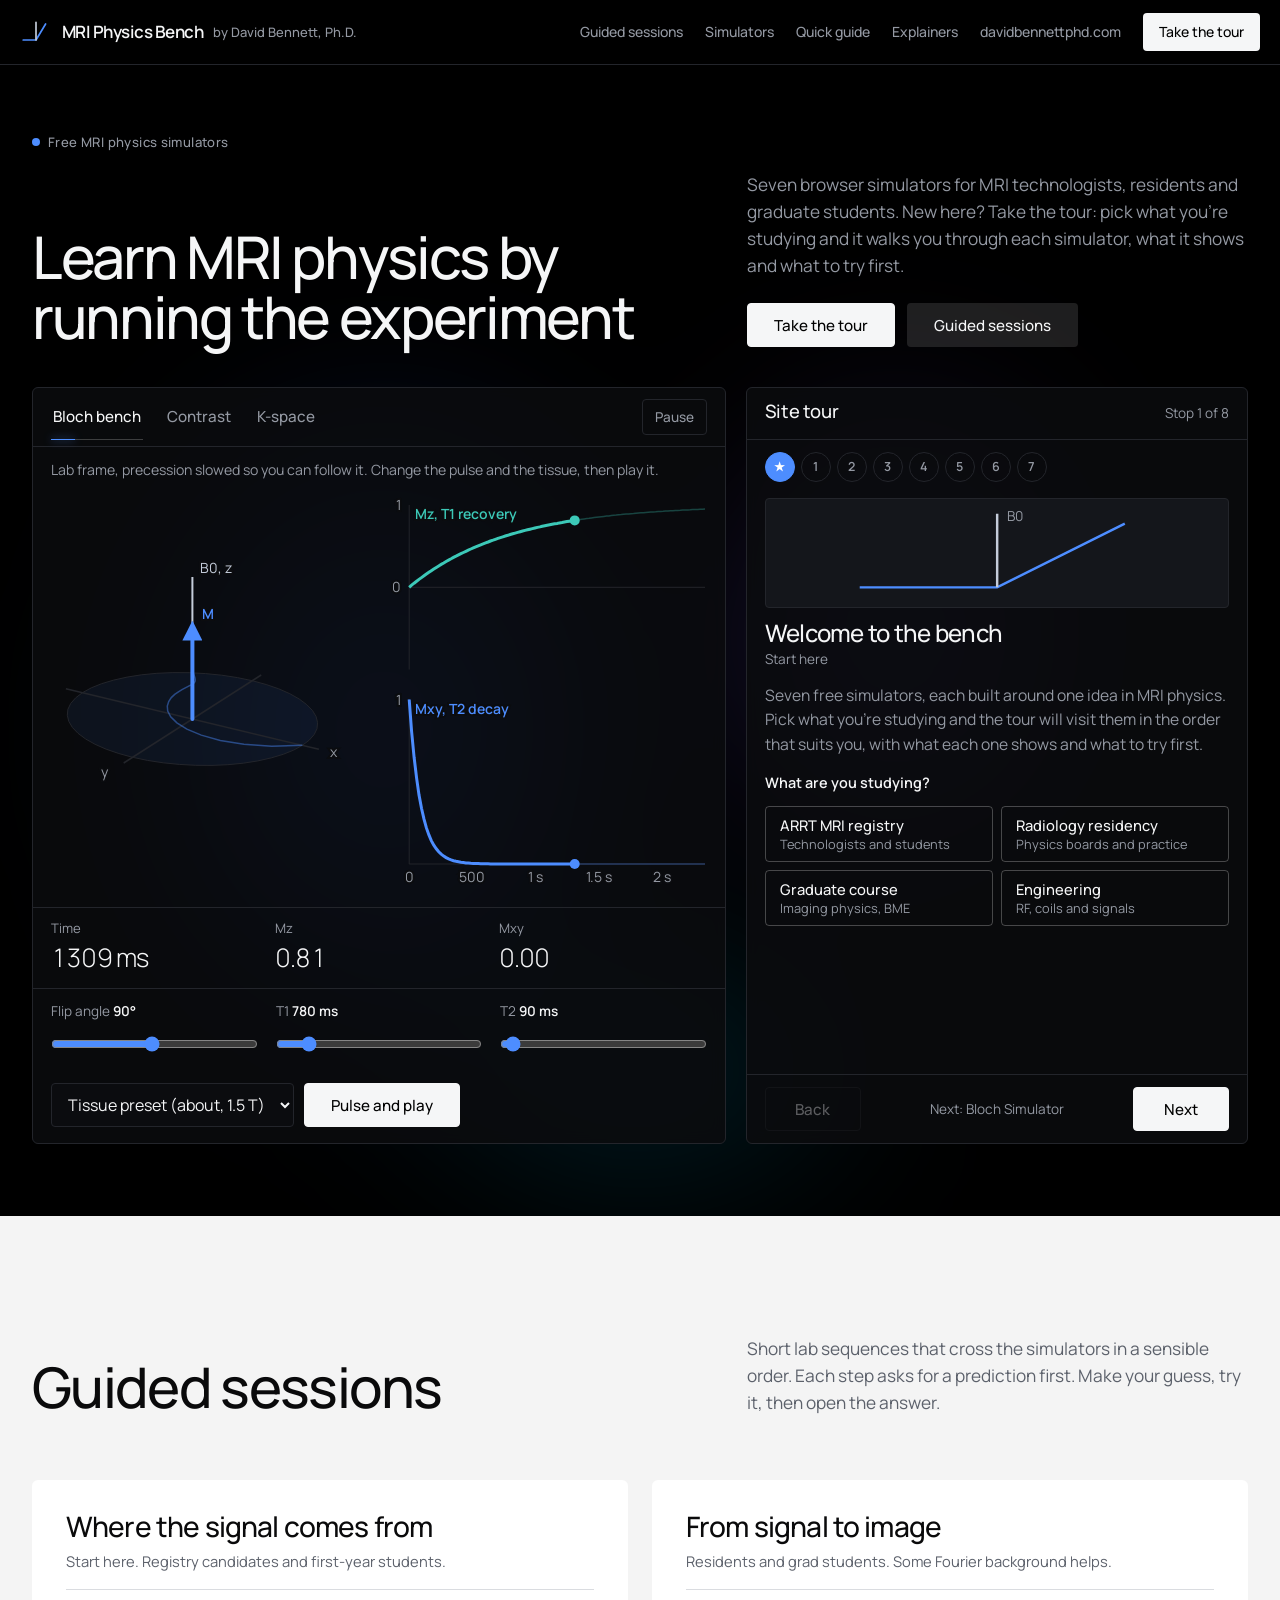
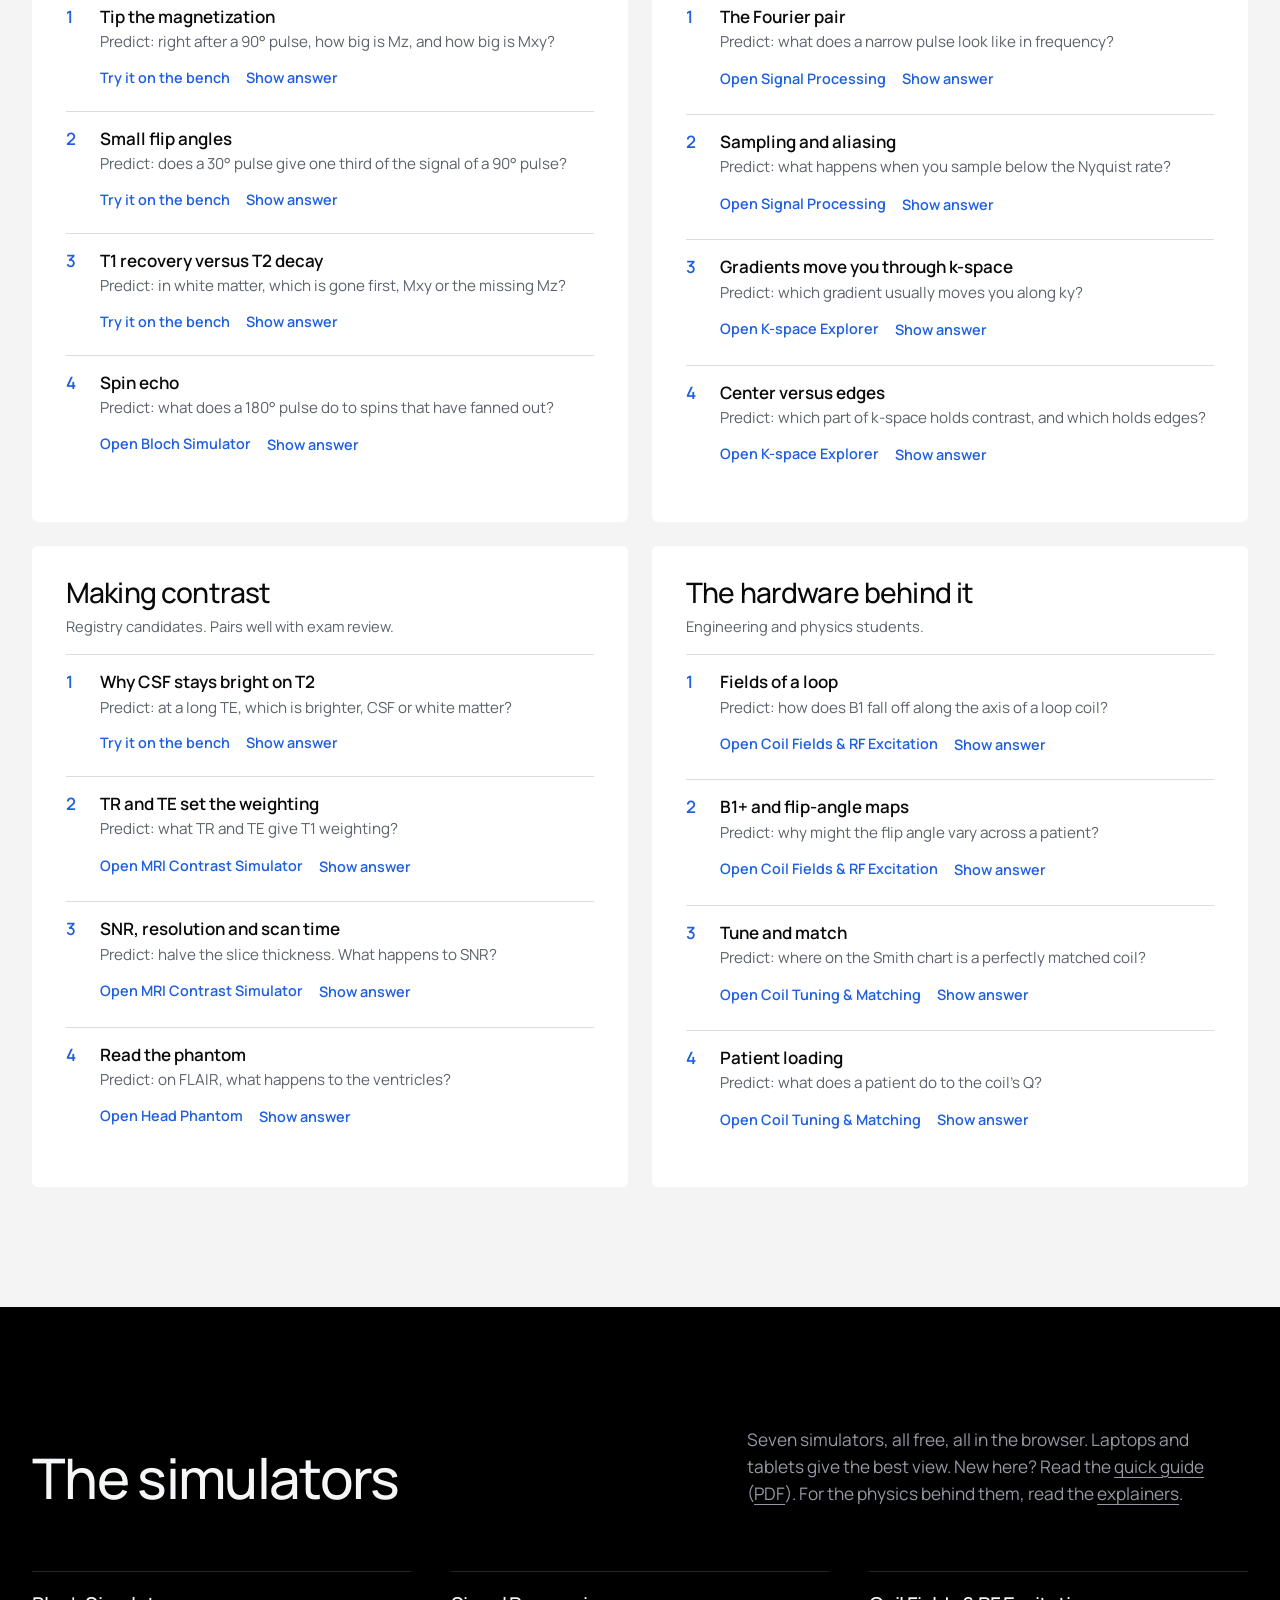
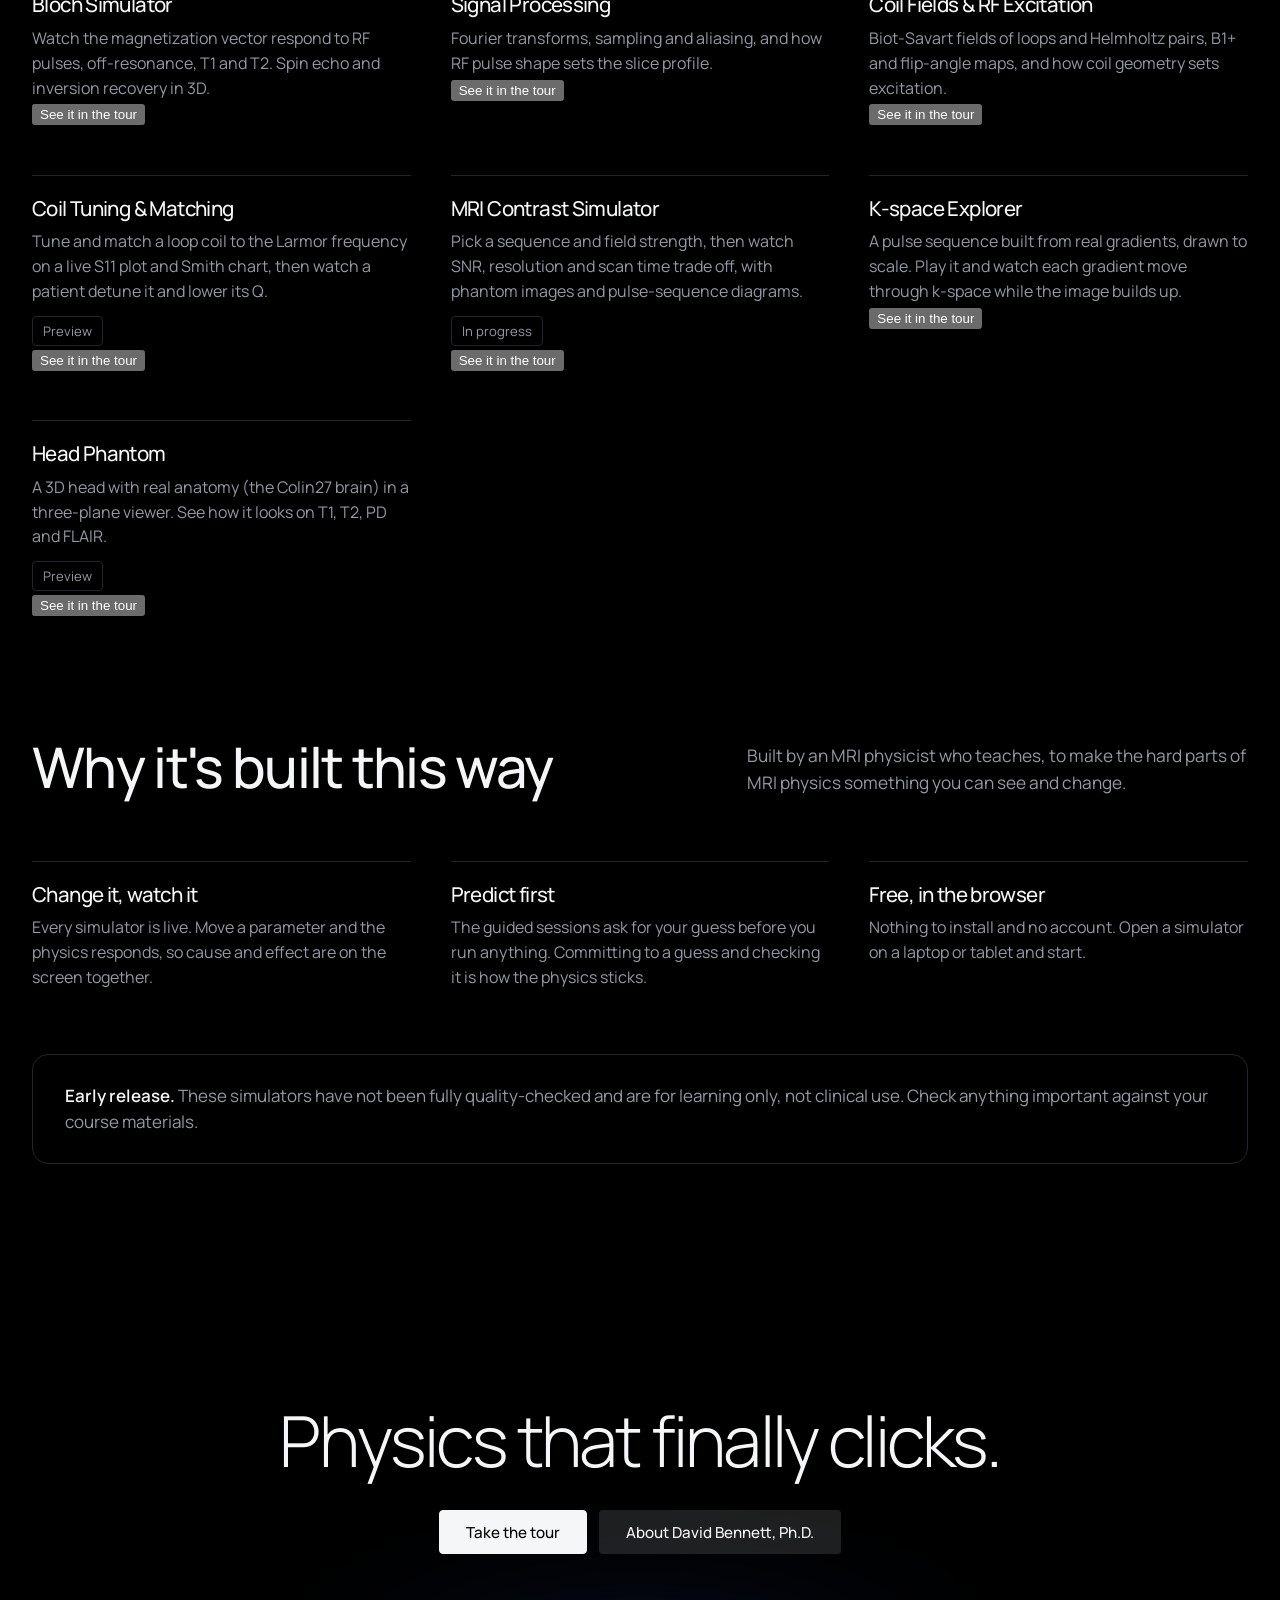
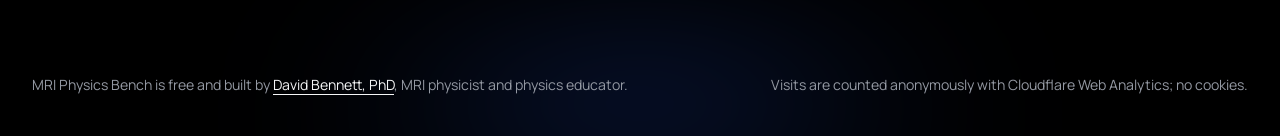
<file: index.html>
<!doctype html>
<html lang="en">
<head>
<meta charset="utf-8">
<meta name="viewport" content="width=device-width, initial-scale=1">
<title>MRI Physics Bench: Free Online MRI Physics Simulators</title>
<meta name="description" content="Free online MRI physics simulators for students, technologists and residents: Bloch equations, k-space, contrast, signal processing, RF coils and coil tuning, with a guided tour. No sign-in.">
<link rel="canonical" href="https://mriphysicsbench.com/">
<meta name="author" content="David Bennett, PhD">
<meta name="theme-color" content="#000000">
<meta property="og:type" content="website">
<meta property="og:site_name" content="MRI Physics Bench">
<meta property="og:title" content="MRI Physics Bench: Free Online MRI Physics Simulators">
<meta property="og:description" content="Free online MRI physics simulators for students, technologists and residents: Bloch equations, k-space, contrast, signal processing, RF coils and coil tuning, with a guided tour. No sign-in.">
<meta property="og:url" content="https://mriphysicsbench.com/">
<meta property="og:image" content="https://mriphysicsbench.com/shared/og-image.png">
<meta name="twitter:card" content="summary_large_image">
<link rel="preload" href="shared/fonts/manrope-latin-wght.woff2" as="font" type="font/woff2" crossorigin>
<link rel="stylesheet" href="shared/brand.css">
<link rel="stylesheet" href="home/home.css">
</head>
<body>
<header class="site-top fixed"><div class="site-top-in">
  <a class="site-brand" href="./"><svg viewBox="0 0 40 32" aria-hidden="true"><path d="M4 26 L20 26 L32 6" fill="none" stroke="#4D8DFF" stroke-width="2.1" stroke-linecap="round" stroke-linejoin="round"/><path d="M20 26 L20 4" fill="none" stroke="#C4CCDA" stroke-width="2.1" stroke-linecap="round"/></svg>MRI Physics Bench <small>by David Bennett, Ph.D.</small></a>
  <nav aria-label="Main">
    <a class="site-mid" href="#sessions">Guided sessions</a>
    <a class="site-opt" href="#modules">Simulators</a>
    <a class="site-opt" href="guide/">Quick guide</a>
    <a class="site-opt" href="explainers/">Explainers</a>
    <a class="site-opt" href="https://davidbennettphd.com">davidbennettphd.com</a>
    <a class="site-pill" href="#tour">Take the tour</a>
  </nav>
</div></header>

<header class="hero" id="bench-top"><div class="wrap">
  <p class="label">Free MRI physics simulators</p>
  <div class="head">
    <h1>Learn MRI physics by running the experiment</h1>
    <div>
      <p class="lede">Seven browser simulators for MRI technologists, residents and graduate students. New here? Take the tour: pick what you're studying and it walks you through each simulator, what it shows and what to try first.</p>
      <div class="cta"><a class="pill" href="#tour">Take the tour</a><a class="pill line" href="#sessions">Guided sessions</a></div>
    </div>
  </div>
  <div class="bench">
    <section class="panel show" id="show" aria-label="Simulator showcase">
      <div class="phead stabs" role="tablist" aria-label="Showcase">
        <button class="stab on" type="button" role="tab" id="tab-bloch" aria-controls="slide-bloch" aria-selected="true" data-slide="0">Bloch bench</button>
        <button class="stab" type="button" role="tab" id="tab-contrast" aria-controls="slide-contrast" aria-selected="false" data-slide="1">Contrast</button>
        <button class="stab" type="button" role="tab" id="tab-kspace" aria-controls="slide-kspace" aria-selected="false" data-slide="2">K-space</button>
        <button class="spause" type="button" id="spause" aria-label="Pause the slideshow">Pause</button>
      </div>
      <div class="slides">
        <div class="slide on" id="slide-bloch" role="tabpanel" aria-labelledby="tab-bloch">
          <h2 class="vh" id="bh">Bloch bench</h2>
          <p class="scap">Lab frame, precession slowed so you can follow it. Change the pulse and the tissue, then play it.</p>
          <div class="fig" id="fig"><svg id="sv" role="img" aria-label="Magnetization vector after an RF pulse, with Mz and Mxy over time"></svg></div>
      <div class="read">
        <div>Time<b id="rt">0 ms</b></div><div>Mz<b id="rz">1.00</b></div><div>Mxy<b id="rxy">0.00</b></div>
      </div>
      <div class="ctl">
        <div><label for="fa">Flip angle <output id="fao">90°</output></label><input type="range" id="fa" min="5" max="180" step="5" value="90"></div>
        <div><label for="t1">T1 <output id="t1o">780 ms</output></label><input type="range" id="t1" min="200" max="4500" step="10" value="780"></div>
        <div><label for="t2">T2 <output id="t2o">90 ms</output></label><input type="range" id="t2" min="20" max="2500" step="5" value="90"></div>
        <div class="row">
          <select id="ps" aria-label="Tissue preset">
            <option value="">Tissue preset (about, 1.5 T)</option>
            <option value="780,90">White matter</option>
            <option value="1100,100">Gray matter</option>
            <option value="260,80">Fat</option>
            <option value="4000,2000">CSF</option>
          </select>
          <button class="pill" id="play" type="button">Pulse and play</button>
        </div>
      </div>
        </div>
        <div class="slide" id="slide-contrast" role="tabpanel" aria-labelledby="tab-contrast" inert>
          <p class="scap">One slice of a real human brain at 1.5 T, imaged three ways with the Contrast Simulator's own signal equations.</p>
          <div class="imgwrap"><canvas id="cimg" width="256" height="256" aria-label="Axial slice of the head phantom"></canvas></div>
          <div class="wts" id="wts"></div>
          <p class="wnote" id="wnote"></p>
          <p class="anat" id="anat">Anatomy: Colin 27 Average Brain, copyright (C) 1993-2009 Louis Collins, McConnell Brain Imaging Centre, Montreal Neurological Institute, McGill University (<a href="https://github.com/daveb08/mrimastery-sim/blob/main/data/colin27/LICENSE">notice</a>).</p>
          <div class="sfoot"><a class="pill line" href="contrast/">Open the Contrast Simulator</a></div>
        </div>
        <div class="slide" id="slide-kspace" role="tabpanel" aria-labelledby="tab-kspace" inert>
          <p class="scap">The same brain slice: k-space fills one phase-encode line at a time, from the centre out, and the image is rebuilt from the lines taken so far.</p>
          <div class="kpair">
            <figure><canvas id="kk" width="128" height="128" aria-label="K-space filling line by line"></canvas><figcaption>K-space</figcaption></figure>
            <figure><canvas id="ki" width="128" height="128" aria-label="Image from the lines so far"></canvas><figcaption>Image so far</figcaption></figure>
          </div>
          <p class="wnote" id="knote">Centre lines first: contrast and overall signal arrive early, edges and detail last.</p>
          <div class="sfoot"><span class="klines" id="klines">0 of 128 lines</span><a class="pill line" href="kspace/">Open the K-space Explorer</a></div>
        </div>
      </div>
    </section>

    <section class="panel tour" id="tour" aria-labelledby="gh">
      <div class="phead"><h2 id="gh">Site tour</h2><span id="tc">Stop 1 of 8</span></div>
      <div class="dots" id="dots" aria-label="Tour stops"></div>
      <div class="stop" id="stop" aria-live="polite"><p>The tour needs JavaScript. You can still open each simulator from the list below.</p></div>
      <div class="benchnote" id="bn"></div>
      <div class="nav2"><button class="back" id="prev" type="button">Back</button><span id="nx"></span><button id="next" type="button">Next</button></div>
    </section>
  </div>
</div></header>

<main>
<section class="sec light" id="sessions"><div class="wrap">
  <div class="sec-head">
    <h2>Guided sessions</h2>
    <p class="lede">Short lab sequences that cross the simulators in a sensible order. Each step asks for a prediction first. Make your guess, try it, then open the answer.</p>
  </div>
  <div class="sessions" id="sl"></div>
</div></section>

<section class="sec" id="modules"><div class="wrap">
  <div class="sec-head">
    <h2>The simulators</h2>
    <p class="lede">Seven simulators, all free, all in the browser. Laptops and tablets give the best view. New here? Read the <a href="guide/">quick guide</a> (<a href="guide/MRI-Physics-Bench-Quick-Guide.pdf">PDF</a>). For the physics behind them, read the <a href="explainers/">explainers</a>.</p>
  </div>
  <div class="grid">
    <div class="mcard"><a href="bloch/"><h3>Bloch Simulator</h3><p>Watch the magnetization vector respond to RF pulses, off-resonance, T1 and T2. Spin echo and inversion recovery in 3D.</p></a><button class="tb" type="button" data-stop="bloch">See it in the tour</button></div>
    <div class="mcard"><a href="signal/"><h3>Signal Processing</h3><p>Fourier transforms, sampling and aliasing, and how RF pulse shape sets the slice profile.</p></a><button class="tb" type="button" data-stop="signal">See it in the tour</button></div>
    <div class="mcard"><a href="coil/"><h3>Coil Fields &amp; RF Excitation</h3><p>Biot-Savart fields of loops and Helmholtz pairs, B1+ and flip-angle maps, and how coil geometry sets excitation.</p></a><button class="tb" type="button" data-stop="coil">See it in the tour</button></div>
    <div class="mcard"><a href="tuning/"><h3>Coil Tuning &amp; Matching</h3><p>Tune and match a loop coil to the Larmor frequency on a live S11 plot and Smith chart, then watch a patient detune it and lower its Q.</p></a><span class="tag">Preview</span><br><button class="tb" type="button" data-stop="tuning">See it in the tour</button></div>
    <div class="mcard"><a href="contrast/"><h3>MRI Contrast Simulator</h3><p>Pick a sequence and field strength, then watch SNR, resolution and scan time trade off, with phantom images and pulse-sequence diagrams.</p></a><span class="tag">In progress</span><br><button class="tb" type="button" data-stop="contrast">See it in the tour</button></div>
    <div class="mcard"><a href="kspace/"><h3>K-space Explorer</h3><p>A pulse sequence built from real gradients, drawn to scale. Play it and watch each gradient move through k-space while the image builds up.</p></a><button class="tb" type="button" data-stop="kspace">See it in the tour</button></div>
    <div class="mcard"><a href="phantom/"><h3>Head Phantom</h3><p>A 3D head with real anatomy (the Colin27 brain) in a three-plane viewer. See how it looks on T1, T2, PD and FLAIR.</p></a><span class="tag">Preview</span><br><button class="tb" type="button" data-stop="phantom">See it in the tour</button></div>
  </div>
</div></section>

<section class="sec" style="padding-top:0"><div class="wrap">
  <div class="sec-head">
    <h2>Why it's built this way</h2>
    <p class="lede">Built by an MRI physicist who teaches, to make the hard parts of MRI physics something you can see and change.</p>
  </div>
  <div class="how">
    <div><h3>Change it, watch it</h3><p>Every simulator is live. Move a parameter and the physics responds, so cause and effect are on the screen together.</p></div>
    <div><h3>Predict first</h3><p>The guided sessions ask for your guess before you run anything. Committing to a guess and checking it is how the physics sticks.</p></div>
    <div><h3>Free, in the browser</h3><p>Nothing to install and no account. Open a simulator on a laptop or tablet and start.</p></div>
  </div>
  <p class="warn"><b>Early release.</b> These simulators have not been fully quality-checked and are for learning only, not clinical use. Check anything important against your course materials.</p>
</div></section>
</main>

<footer><div class="wrap">
  <h2>Physics that finally clicks.</h2>
  <div class="cta"><a class="pill" href="#tour">Take the tour</a><a class="pill line" href="https://davidbennettphd.com" rel="author">About David Bennett, Ph.D.</a></div>
  <div class="foot">
    <span>MRI Physics Bench is free and built by <a href="https://davidbennettphd.com" rel="author">David Bennett, PhD</a>, MRI physicist and physics educator.</span>
    <span>Visits are counted anonymously with Cloudflare Web Analytics; no cookies.</span>
  </div>
</div></footer>
<script type="module" src="home/home.js"></script>
<!-- Cloudflare Web Analytics --><script type='module' src='https://static.cloudflareinsights.com/beacon.min.js' data-cf-beacon='{"token": "229a572cb7644dedbb333b9e00e8141d"}'></script><!-- End Cloudflare Web Analytics -->
</body>
</html>
</file>
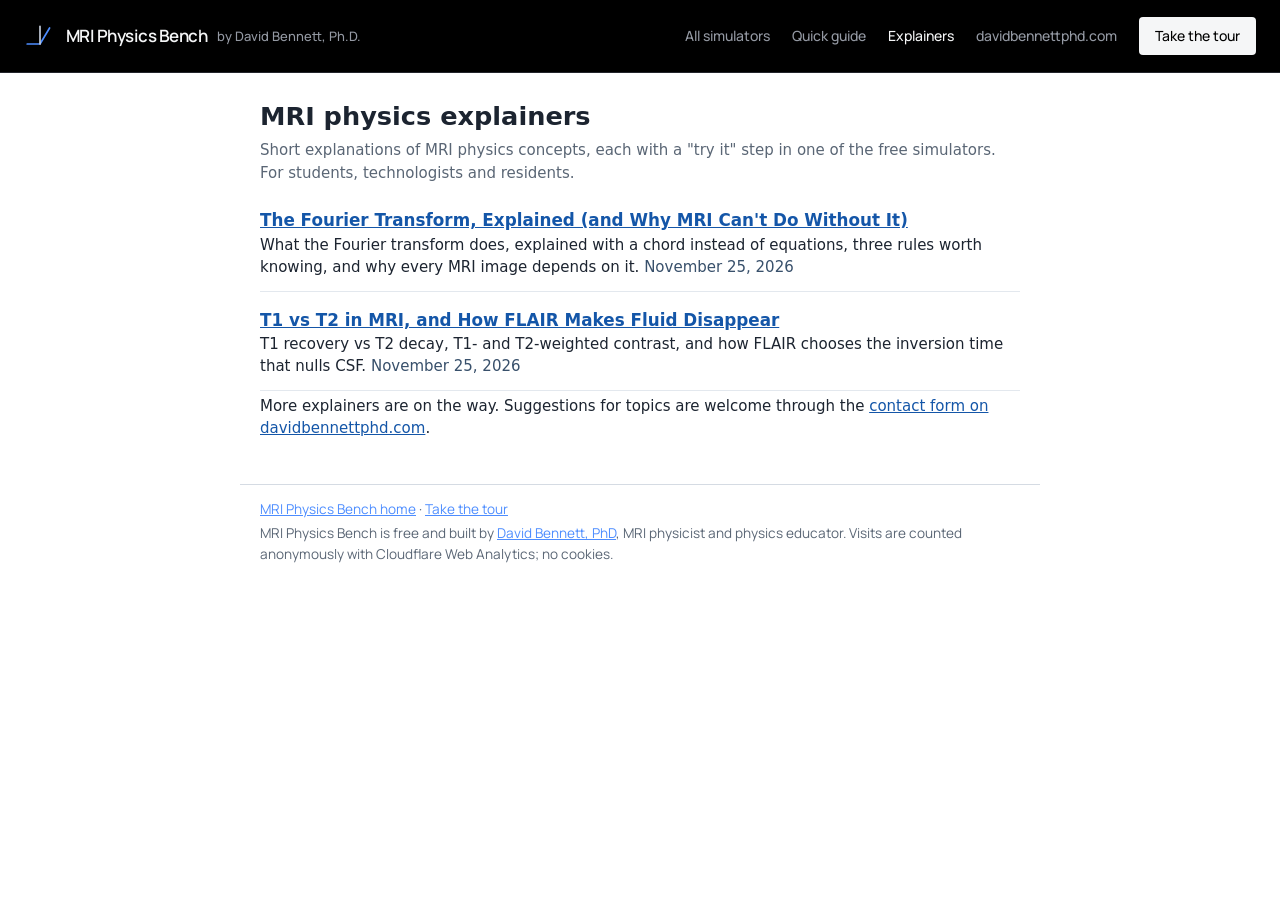
<file: explainers/index.html>
<!doctype html>
<html lang="en">
<head>
<meta charset="utf-8">
<meta name="viewport" content="width=device-width, initial-scale=1">
<title>MRI Physics Explainers | MRI Physics Bench</title>
<meta name="description" content="Short, plain-language explanations of MRI physics, each paired with a free interactive simulator: T1 and T2, FLAIR, and more.">
<link rel="canonical" href="https://mriphysicsbench.com/explainers/">
<meta name="author" content="David Bennett, PhD">
<meta property="og:type" content="website">
<meta property="og:site_name" content="MRI Physics Bench">
<meta property="og:title" content="MRI Physics Explainers | MRI Physics Bench">
<meta property="og:description" content="Short, plain-language explanations of MRI physics, each paired with a free interactive simulator: T1 and T2, FLAIR, and more.">
<meta property="og:url" content="https://mriphysicsbench.com/explainers/">
<meta property="og:image" content="https://mriphysicsbench.com/shared/og-image.png">
<meta name="twitter:card" content="summary_large_image">
<style>
  :root { color-scheme: light; }
  body { font: 15px/1.5 system-ui, -apple-system, "Segoe UI", sans-serif; color: #1c2430; background: #fff; margin: 0; }
  main { max-width: 760px; margin: 0 auto; padding: 24px 20px 40px; }
  h1 { font-size: 1.6rem; margin: 0 0 4px; }
  h2 { font-size: 1.15rem; margin: 22px 0 6px; padding-bottom: 3px; border-bottom: 1px solid #d5dbe3; }
  h3 { font-size: 1rem; margin: 14px 0 2px; }
  p, li { margin: 4px 0; }
  ul, ol { padding-left: 22px; margin: 4px 0; }
  .sub { color: #5a6675; margin: 0 0 12px; }
  .note { background: #fff6e0; border: 1px solid #e8c875; border-radius: 6px; padding: 8px 12px; margin: 12px 0; }
  .tip { color: #38506b; }
  table { border-collapse: collapse; width: 100%; margin: 8px 0; }
  td, th { text-align: left; vertical-align: top; padding: 5px 8px; border-bottom: 1px solid #e3e8ee; }
  th { background: #f2f5f9; }
  td:first-child { font-weight: 600; }
  a { color: #1456a8; }
  @media print { main { padding: 0; } h2 { break-after: avoid; } tr, .note { break-inside: avoid; } }
  .site-foot { max-width: 760px; margin: 0 auto; padding: 14px 20px 28px; border-top: 1px solid #d5dbe3; color: #5a6675; font-size: .85rem; }
  @media print { .site-foot { padding: 8px 0 0; } }
  .formula { font: 1.05rem/1.6 "Cambria Math", "STIX Two Math", Georgia, serif; background: #f6f8fb; border-left: 3px solid #4D8DFF; padding: 8px 14px; margin: 10px 0; }
  .try { background: #eef5ff; border: 1px solid #c4d8f5; border-radius: 6px; padding: 8px 12px; margin: 12px 0; }
  .short { font-size: 1.02rem; }
  .crumb { font-size: .85rem; color: #5a6675; margin: 0 0 8px; }
  .alist { list-style: none; padding: 0; }
  .alist li { padding: 12px 0; border-bottom: 1px solid #e3e8ee; }
  .alist a { font-weight: 600; font-size: 1.05rem; }
</style>
<link rel="stylesheet" href="../shared/brand.css">
</head>
<body>
<header class="site-top"><div class="site-top-in">
  <a class="site-brand" href="../"><svg viewBox="0 0 40 32" aria-hidden="true"><path d="M4 26 L20 26 L32 6" fill="none" stroke="#4D8DFF" stroke-width="2.1" stroke-linecap="round" stroke-linejoin="round"/><path d="M20 26 L20 4" fill="none" stroke="#C4CCDA" stroke-width="2.1" stroke-linecap="round"/></svg>MRI Physics Bench <small>by David Bennett, Ph.D.</small></a>
  <nav aria-label="Site">
    <a href="../#modules">All simulators</a>
    <a class="site-opt" href="../guide/">Quick guide</a>
    <a class="site-opt" href="../explainers/" aria-current="page">Explainers</a>
    <a class="site-opt" href="https://davidbennettphd.com">davidbennettphd.com</a>
    <a class="site-pill" href="../#tour">Take the tour</a>
  </nav>
</div></header>
<main>
  <h1>MRI physics explainers</h1>
  <p class="sub">Short explanations of MRI physics concepts, each with a "try it" step in one of the free simulators. For students, technologists and residents.</p>
  <ul class="alist">
    <li><a href="fourier-transform/">The Fourier Transform, Explained (and Why MRI Can&#39;t Do Without It)</a><br>What the Fourier transform does, explained with a chord instead of equations, three rules worth knowing, and why every MRI image depends on it. <span class="tip">November 25, 2026</span></li>
    <li><a href="t1-vs-t2-flair/">T1 vs T2 in MRI, and How FLAIR Makes Fluid Disappear</a><br>T1 recovery vs T2 decay, T1- and T2-weighted contrast, and how FLAIR chooses the inversion time that nulls CSF. <span class="tip">November 25, 2026</span></li>
  </ul>
  <p>More explainers are on the way. Suggestions for topics are welcome through the <a href="https://davidbennettphd.com/#contact">contact form on davidbennettphd.com</a>.</p>
</main>
<footer class="site-foot"><span class="site-foot-links"><a href="../">MRI Physics Bench home</a> · <a href="../#tour">Take the tour</a></span>MRI Physics Bench is free and built by <a href="https://davidbennettphd.com" rel="author">David Bennett, PhD</a>, MRI physicist and physics educator. Visits are counted anonymously with Cloudflare Web Analytics; no cookies.</footer>
<!-- Cloudflare Web Analytics --><script type='module' src='https://static.cloudflareinsights.com/beacon.min.js' data-cf-beacon='{"token": "229a572cb7644dedbb333b9e00e8141d"}'></script><!-- End Cloudflare Web Analytics -->
</body>
</html>
</file>
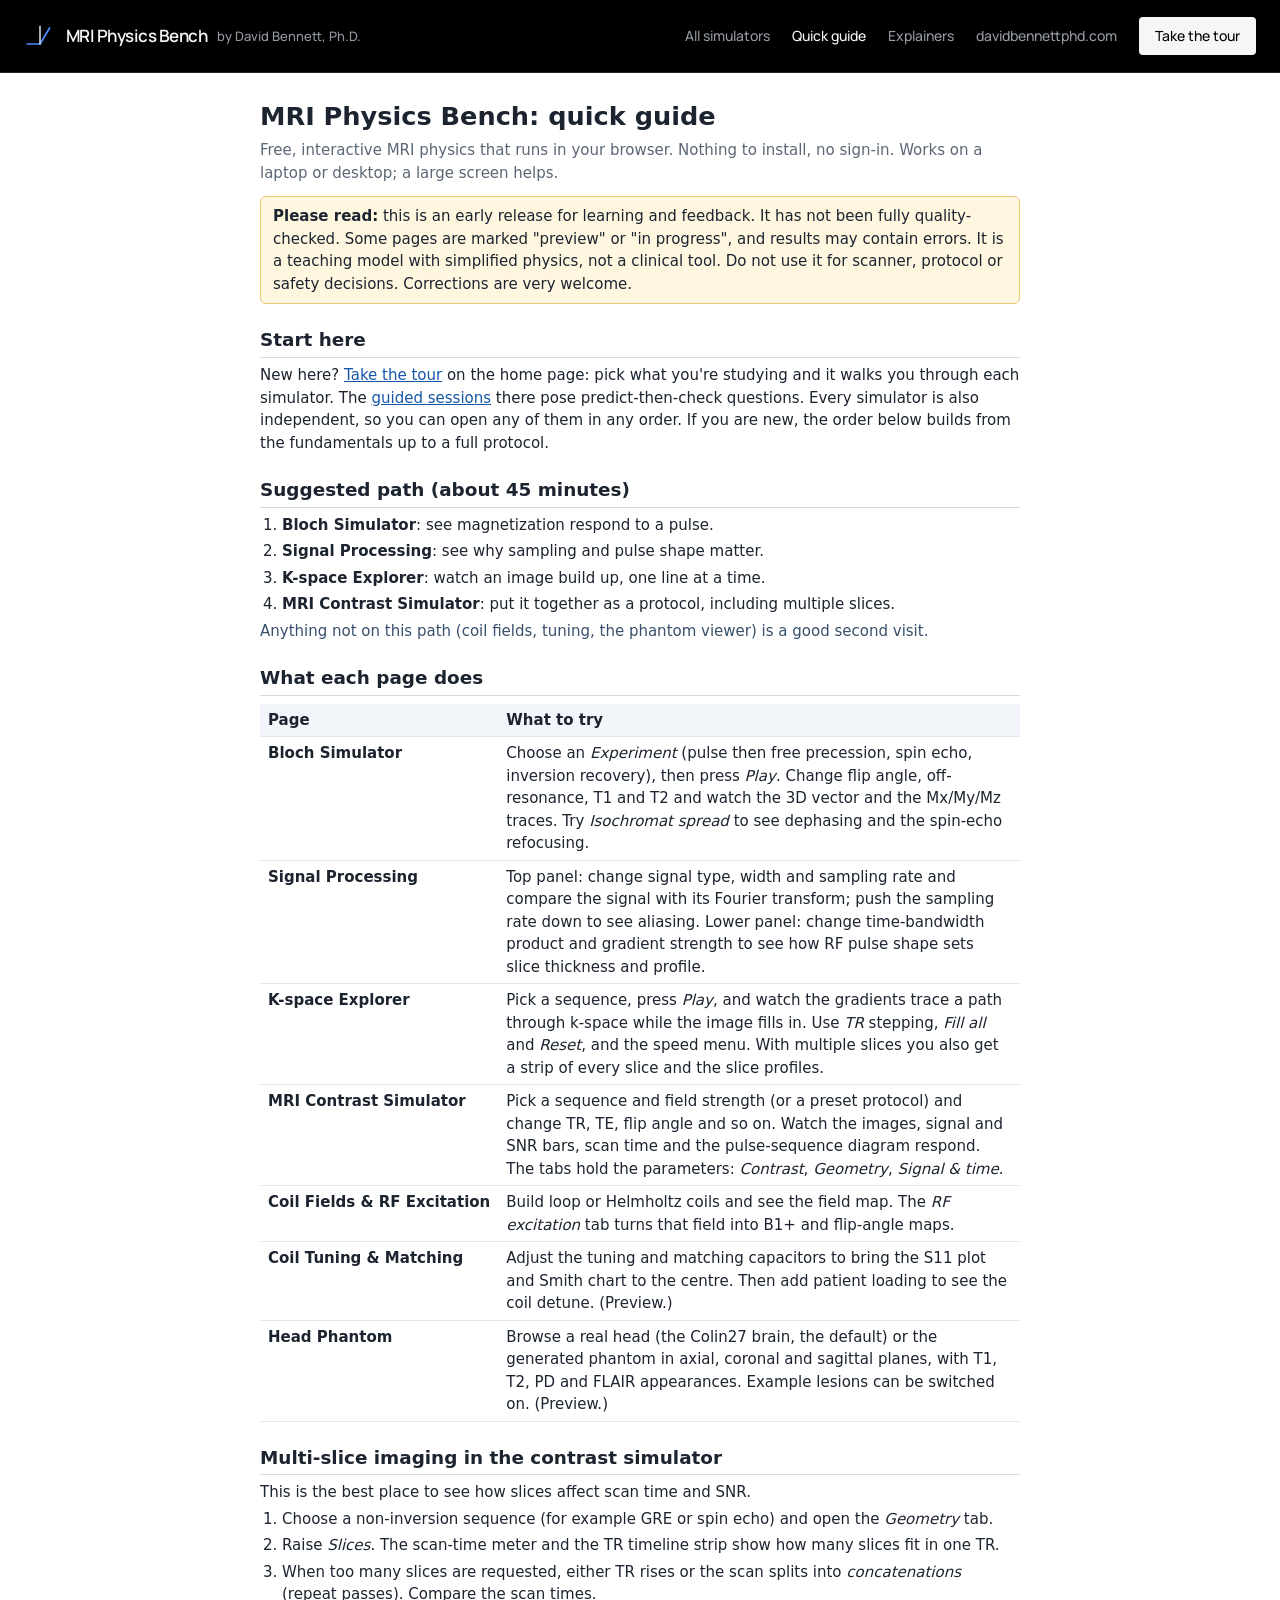
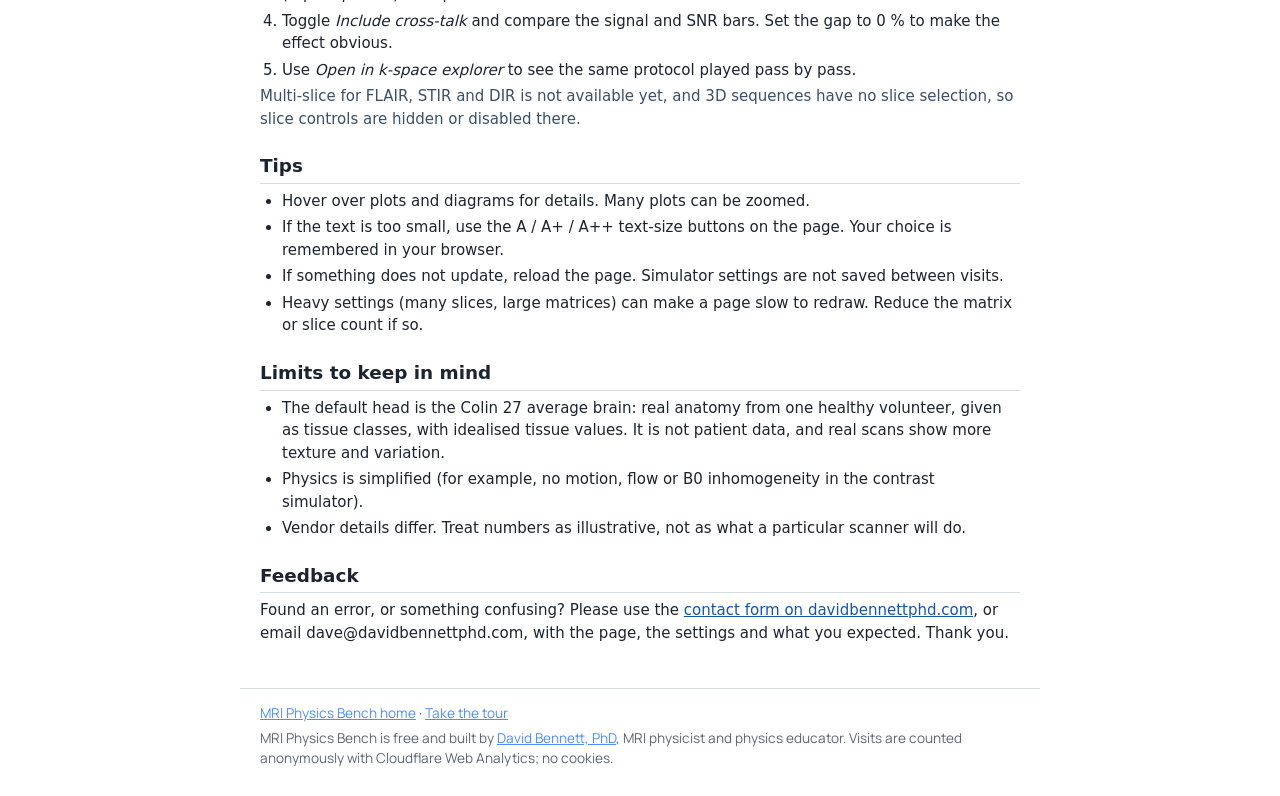
<file: guide/index.html>
<!doctype html>
<html lang="en">
<head>
<meta charset="utf-8">
<meta name="viewport" content="width=device-width, initial-scale=1">
<title>Quick Guide to the MRI Physics Bench Simulators | MRI Physics Bench</title>
<meta name="description" content="How to use the free MRI Physics Bench simulators: what each one shows, what to try first, and tips for MRI students, technologists and residents.">
<link rel="canonical" href="https://mriphysicsbench.com/guide/">
<meta name="author" content="David Bennett, PhD">
<meta property="og:type" content="website">
<meta property="og:site_name" content="MRI Physics Bench">
<meta property="og:title" content="Quick Guide to the MRI Physics Bench Simulators | MRI Physics Bench">
<meta property="og:description" content="How to use the free MRI Physics Bench simulators: what each one shows, what to try first, and tips for MRI students, technologists and residents.">
<meta property="og:url" content="https://mriphysicsbench.com/guide/">
<meta property="og:image" content="https://mriphysicsbench.com/shared/og-image.png">
<meta name="twitter:card" content="summary_large_image">
<style>
  :root { color-scheme: light; }
  body { font: 15px/1.5 system-ui, -apple-system, "Segoe UI", sans-serif; color: #1c2430; background: #fff; margin: 0; }
  main { max-width: 760px; margin: 0 auto; padding: 24px 20px 40px; }
  h1 { font-size: 1.6rem; margin: 0 0 4px; }
  h2 { font-size: 1.15rem; margin: 22px 0 6px; padding-bottom: 3px; border-bottom: 1px solid #d5dbe3; }
  h3 { font-size: 1rem; margin: 14px 0 2px; }
  p, li { margin: 4px 0; }
  ul, ol { padding-left: 22px; margin: 4px 0; }
  .sub { color: #5a6675; margin: 0 0 12px; }
  .note { background: #fff6e0; border: 1px solid #e8c875; border-radius: 6px; padding: 8px 12px; margin: 12px 0; }
  .tip { color: #38506b; }
  table { border-collapse: collapse; width: 100%; margin: 8px 0; }
  td, th { text-align: left; vertical-align: top; padding: 5px 8px; border-bottom: 1px solid #e3e8ee; }
  th { background: #f2f5f9; }
  td:first-child { white-space: nowrap; font-weight: 600; }
  a { color: #1456a8; }
  @media print { main { padding: 0; } h2 { break-after: avoid; } tr, .note { break-inside: avoid; } }
  .site-foot { max-width: 760px; margin: 0 auto; padding: 14px 20px 28px; border-top: 1px solid #d5dbe3; color: #5a6675; font-size: .85rem; }
  @media print { .site-foot { padding: 8px 0 0; } }
</style>
<link rel="stylesheet" href="../shared/brand.css">
</head>
<body>
<header class="site-top"><div class="site-top-in">
  <a class="site-brand" href="../"><svg viewBox="0 0 40 32" aria-hidden="true"><path d="M4 26 L20 26 L32 6" fill="none" stroke="#4D8DFF" stroke-width="2.1" stroke-linecap="round" stroke-linejoin="round"/><path d="M20 26 L20 4" fill="none" stroke="#C4CCDA" stroke-width="2.1" stroke-linecap="round"/></svg>MRI Physics Bench <small>by David Bennett, Ph.D.</small></a>
  <nav aria-label="Site">
    <a href="../#modules">All simulators</a>
    <a class="site-opt" href="../guide/" aria-current="page">Quick guide</a>
    <a class="site-opt" href="../explainers/">Explainers</a>
    <a class="site-opt" href="https://davidbennettphd.com">davidbennettphd.com</a>
    <a class="site-pill" href="../#tour">Take the tour</a>
  </nav>
</div></header>
<main>
  <h1>MRI Physics Bench: quick guide</h1>
  <p class="sub">Free, interactive MRI physics that runs in your browser. Nothing to install, no sign-in. Works on a laptop or desktop; a large screen helps.</p>

  <div class="note"><strong>Please read:</strong> this is an early release for learning and feedback. It has not been fully quality-checked. Some pages are marked "preview" or "in progress", and results may contain errors. It is a teaching model with simplified physics, not a clinical tool. Do not use it for scanner, protocol or safety decisions. Corrections are very welcome.</div>

  <h2>Start here</h2>
  <p>New here? <a href="../#tour">Take the tour</a> on the home page: pick what you're studying and it walks you through each simulator. The <a href="../#sessions">guided sessions</a> there pose predict-then-check questions. Every simulator is also independent, so you can open any of them in any order. If you are new, the order below builds from the fundamentals up to a full protocol.</p>

  <h2>Suggested path (about 45 minutes)</h2>
  <ol>
    <li><strong>Bloch Simulator</strong>: see magnetization respond to a pulse.</li>
    <li><strong>Signal Processing</strong>: see why sampling and pulse shape matter.</li>
    <li><strong>K-space Explorer</strong>: watch an image build up, one line at a time.</li>
    <li><strong>MRI Contrast Simulator</strong>: put it together as a protocol, including multiple slices.</li>
  </ol>
  <p class="tip">Anything not on this path (coil fields, tuning, the phantom viewer) is a good second visit.</p>

  <h2>What each page does</h2>
  <table>
    <tr><th>Page</th><th>What to try</th></tr>
    <tr><td>Bloch Simulator</td><td>Choose an <em>Experiment</em> (pulse then free precession, spin echo, inversion recovery), then press <em>Play</em>. Change flip angle, off-resonance, T1 and T2 and watch the 3D vector and the Mx/My/Mz traces. Try <em>Isochromat spread</em> to see dephasing and the spin-echo refocusing.</td></tr>
    <tr><td>Signal Processing</td><td>Top panel: change signal type, width and sampling rate and compare the signal with its Fourier transform; push the sampling rate down to see aliasing. Lower panel: change time-bandwidth product and gradient strength to see how RF pulse shape sets slice thickness and profile.</td></tr>
    <tr><td>K-space Explorer</td><td>Pick a sequence, press <em>Play</em>, and watch the gradients trace a path through k-space while the image fills in. Use <em>TR</em> stepping, <em>Fill all</em> and <em>Reset</em>, and the speed menu. With multiple slices you also get a strip of every slice and the slice profiles.</td></tr>
    <tr><td>MRI Contrast Simulator</td><td>Pick a sequence and field strength (or a preset protocol) and change TR, TE, flip angle and so on. Watch the images, signal and SNR bars, scan time and the pulse-sequence diagram respond. The tabs hold the parameters: <em>Contrast</em>, <em>Geometry</em>, <em>Signal &amp; time</em>.</td></tr>
    <tr><td>Coil Fields &amp; RF Excitation</td><td>Build loop or Helmholtz coils and see the field map. The <em>RF excitation</em> tab turns that field into B1+ and flip-angle maps.</td></tr>
    <tr><td>Coil Tuning &amp; Matching</td><td>Adjust the tuning and matching capacitors to bring the S11 plot and Smith chart to the centre. Then add patient loading to see the coil detune. (Preview.)</td></tr>
    <tr><td>Head Phantom</td><td>Browse a real head (the Colin27 brain, the default) or the generated phantom in axial, coronal and sagittal planes, with T1, T2, PD and FLAIR appearances. Example lesions can be switched on. (Preview.)</td></tr>
  </table>

  <h2>Multi-slice imaging in the contrast simulator</h2>
  <p>This is the best place to see how slices affect scan time and SNR.</p>
  <ol>
    <li>Choose a non-inversion sequence (for example GRE or spin echo) and open the <em>Geometry</em> tab.</li>
    <li>Raise <em>Slices</em>. The scan-time meter and the TR timeline strip show how many slices fit in one TR.</li>
    <li>When too many slices are requested, either TR rises or the scan splits into <em>concatenations</em> (repeat passes). Compare the scan times.</li>
    <li>Toggle <em>Include cross-talk</em> and compare the signal and SNR bars. Set the gap to 0 % to make the effect obvious.</li>
    <li>Use <em>Open in k-space explorer</em> to see the same protocol played pass by pass.</li>
  </ol>
  <p class="tip">Multi-slice for FLAIR, STIR and DIR is not available yet, and 3D sequences have no slice selection, so slice controls are hidden or disabled there.</p>

  <h2>Tips</h2>
  <ul>
    <li>Hover over plots and diagrams for details. Many plots can be zoomed.</li>
    <li>If the text is too small, use the A / A+ / A++ text-size buttons on the page. Your choice is remembered in your browser.</li>
    <li>If something does not update, reload the page. Simulator settings are not saved between visits.</li>
    <li>Heavy settings (many slices, large matrices) can make a page slow to redraw. Reduce the matrix or slice count if so.</li>
  </ul>

  <h2>Limits to keep in mind</h2>
  <ul>
    <li>The default head is the Colin 27 average brain: real anatomy from one healthy volunteer, given as tissue classes, with idealised tissue values. It is not patient data, and real scans show more texture and variation.</li>
    <li>Physics is simplified (for example, no motion, flow or B0 inhomogeneity in the contrast simulator).</li>
    <li>Vendor details differ. Treat numbers as illustrative, not as what a particular scanner will do.</li>
  </ul>

  <h2>Feedback</h2>
  <p>Found an error, or something confusing? Please use the <a href="https://davidbennettphd.com/#contact">contact form on davidbennettphd.com</a>, or email dave@davidbennettphd.com, with the page, the settings and what you expected. Thank you.</p>
</main>
<footer class="site-foot"><span class="site-foot-links"><a href="../">MRI Physics Bench home</a> · <a href="../#tour">Take the tour</a></span>MRI Physics Bench is free and built by <a href="https://davidbennettphd.com" rel="author">David Bennett, PhD</a>, MRI physicist and physics educator. Visits are counted anonymously with Cloudflare Web Analytics; no cookies.</footer>
<!-- Cloudflare Web Analytics --><script type='module' src='https://static.cloudflareinsights.com/beacon.min.js' data-cf-beacon='{"token": "229a572cb7644dedbb333b9e00e8141d"}'></script><!-- End Cloudflare Web Analytics -->
</body>
</html>
</file>
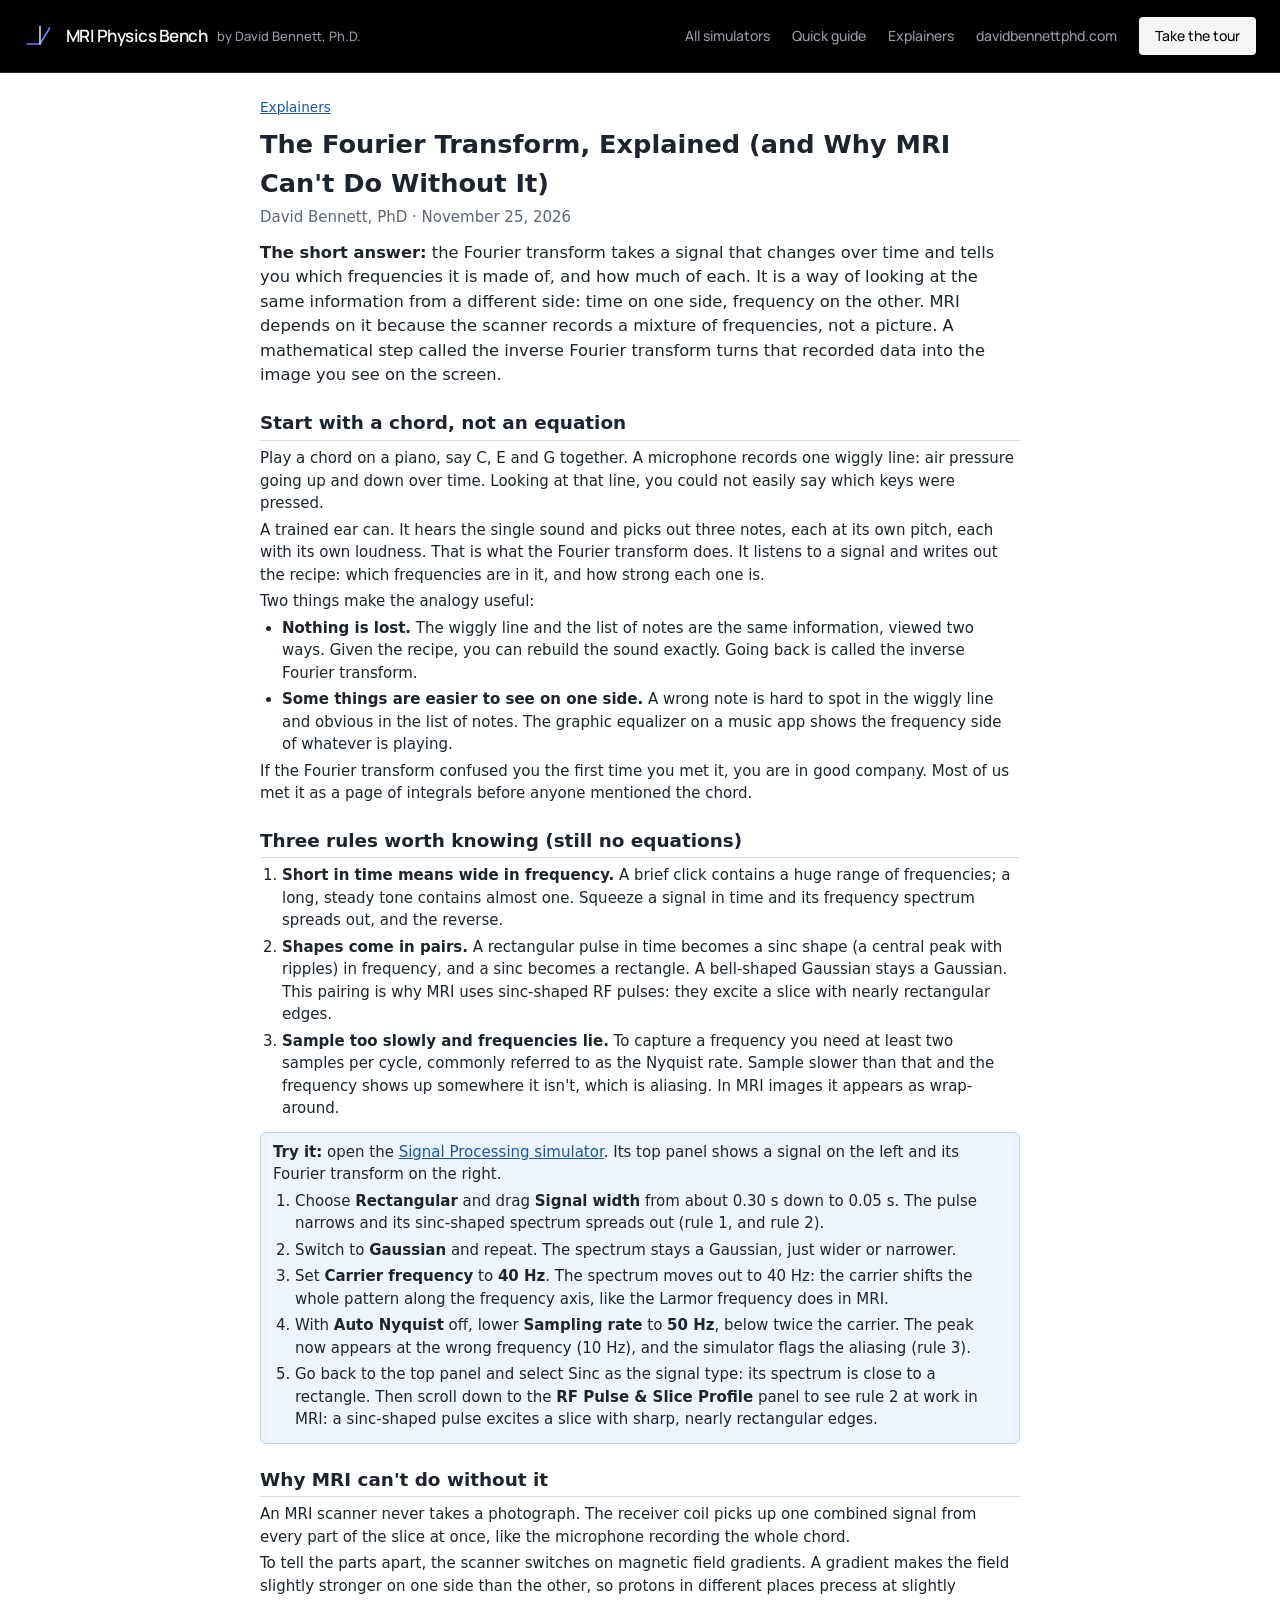
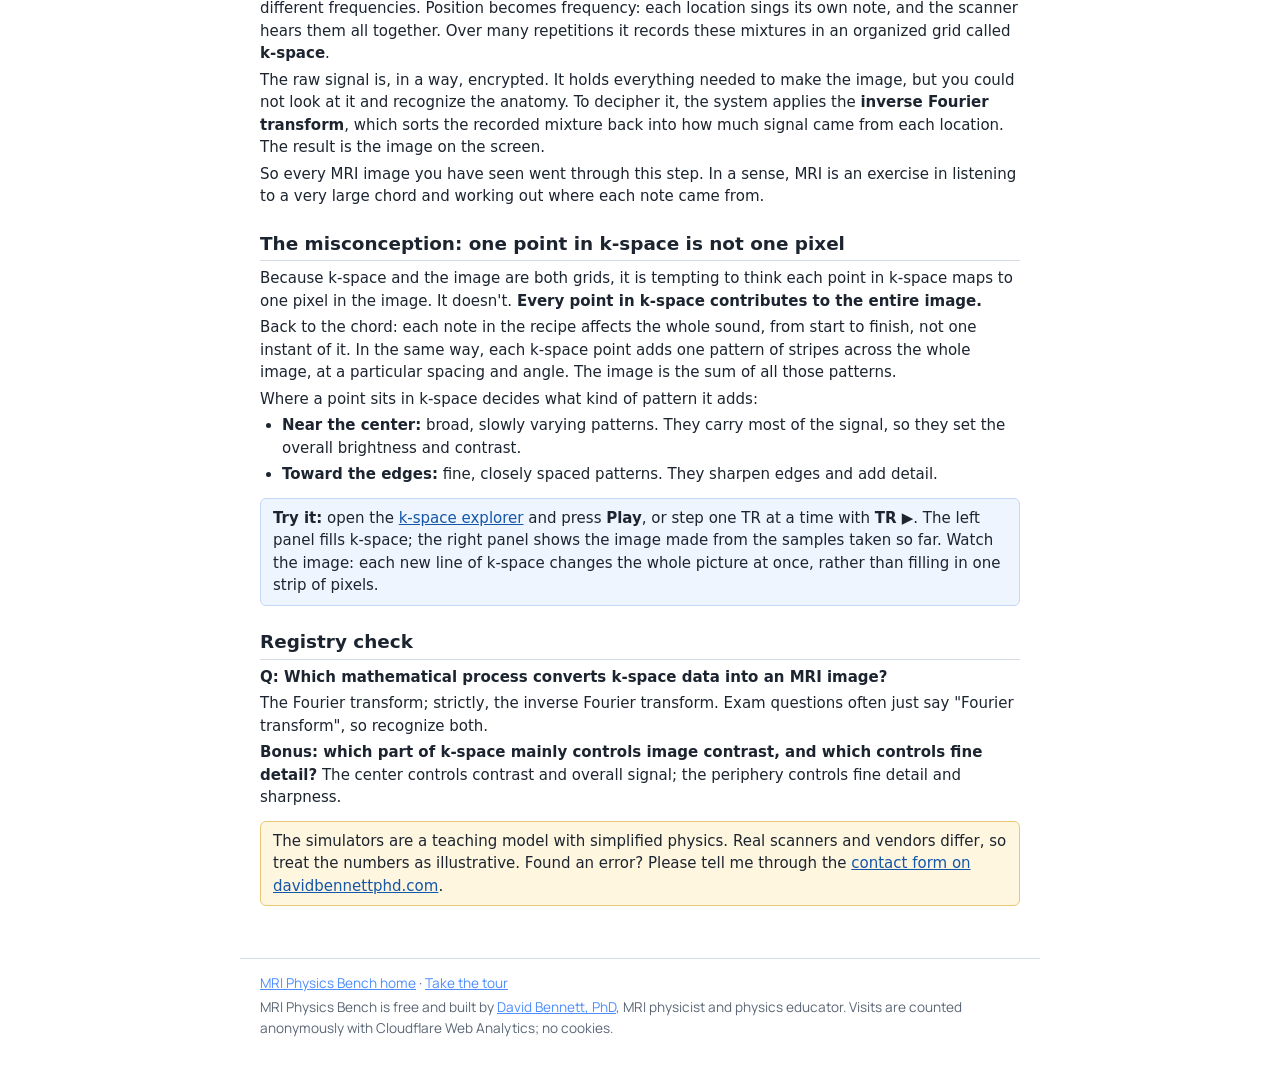
<file: explainers/fourier-transform/index.html>
<!doctype html>
<html lang="en">
<head>
<meta charset="utf-8">
<meta name="viewport" content="width=device-width, initial-scale=1">
<title>The Fourier Transform, Explained (and Why MRI Can&#39;t Do Without It) | MRI Physics Bench</title>
<meta name="description" content="The Fourier transform explained with a chord, not equations: what it does, three rules worth knowing, and why every MRI image depends on it. With free interactive simulators.">
<link rel="canonical" href="https://mriphysicsbench.com/explainers/fourier-transform/">
<meta name="author" content="David Bennett, PhD">
<meta property="og:type" content="article">
<meta property="og:site_name" content="MRI Physics Bench">
<meta property="og:title" content="The Fourier Transform, Explained (and Why MRI Can&#39;t Do Without It) | MRI Physics Bench">
<meta property="og:description" content="The Fourier transform explained with a chord, not equations: what it does, three rules worth knowing, and why every MRI image depends on it. With free interactive simulators.">
<meta property="og:url" content="https://mriphysicsbench.com/explainers/fourier-transform/">
<meta property="og:image" content="https://mriphysicsbench.com/shared/og-image.png">
<meta name="twitter:card" content="summary_large_image">
<script type="application/ld+json">{"@context": "https://schema.org", "@type": "Article", "headline": "The Fourier Transform, Explained (and Why MRI Can't Do Without It)", "description": "The Fourier transform explained with a chord, not equations: what it does, three rules worth knowing, and why every MRI image depends on it. With free interactive simulators.", "datePublished": "2026-11-25", "dateModified": "2026-11-25", "mainEntityOfPage": "https://mriphysicsbench.com/explainers/fourier-transform/", "image": "https://mriphysicsbench.com/shared/og-image.png", "author": {"@type": "Person", "name": "David Bennett", "honorificSuffix": "PhD", "url": "https://davidbennettphd.com"}, "publisher": {"@type": "Organization", "name": "MRI Physics Bench", "url": "https://mriphysicsbench.com/"}, "about": ["Fourier transform", "k-space", "Nyquist sampling", "Aliasing", "MRI image reconstruction"]}</script>
<style>
  :root { color-scheme: light; }
  body { font: 15px/1.5 system-ui, -apple-system, "Segoe UI", sans-serif; color: #1c2430; background: #fff; margin: 0; }
  main { max-width: 760px; margin: 0 auto; padding: 24px 20px 40px; }
  h1 { font-size: 1.6rem; margin: 0 0 4px; }
  h2 { font-size: 1.15rem; margin: 22px 0 6px; padding-bottom: 3px; border-bottom: 1px solid #d5dbe3; }
  h3 { font-size: 1rem; margin: 14px 0 2px; }
  p, li { margin: 4px 0; }
  ul, ol { padding-left: 22px; margin: 4px 0; }
  .sub { color: #5a6675; margin: 0 0 12px; }
  .note { background: #fff6e0; border: 1px solid #e8c875; border-radius: 6px; padding: 8px 12px; margin: 12px 0; }
  .tip { color: #38506b; }
  table { border-collapse: collapse; width: 100%; margin: 8px 0; }
  td, th { text-align: left; vertical-align: top; padding: 5px 8px; border-bottom: 1px solid #e3e8ee; }
  th { background: #f2f5f9; }
  td:first-child { font-weight: 600; }
  a { color: #1456a8; }
  @media print { main { padding: 0; } h2 { break-after: avoid; } tr, .note { break-inside: avoid; } }
  .site-foot { max-width: 760px; margin: 0 auto; padding: 14px 20px 28px; border-top: 1px solid #d5dbe3; color: #5a6675; font-size: .85rem; }
  @media print { .site-foot { padding: 8px 0 0; } }
  .formula { font: 1.05rem/1.6 "Cambria Math", "STIX Two Math", Georgia, serif; background: #f6f8fb; border-left: 3px solid #4D8DFF; padding: 8px 14px; margin: 10px 0; }
  .try { background: #eef5ff; border: 1px solid #c4d8f5; border-radius: 6px; padding: 8px 12px; margin: 12px 0; }
  .short { font-size: 1.02rem; }
  .crumb { font-size: .85rem; color: #5a6675; margin: 0 0 8px; }
  .alist { list-style: none; padding: 0; }
  .alist li { padding: 12px 0; border-bottom: 1px solid #e3e8ee; }
  .alist a { font-weight: 600; font-size: 1.05rem; }
</style>
<link rel="stylesheet" href="../../shared/brand.css">
</head>
<body>
<header class="site-top"><div class="site-top-in">
  <a class="site-brand" href="../../"><svg viewBox="0 0 40 32" aria-hidden="true"><path d="M4 26 L20 26 L32 6" fill="none" stroke="#4D8DFF" stroke-width="2.1" stroke-linecap="round" stroke-linejoin="round"/><path d="M20 26 L20 4" fill="none" stroke="#C4CCDA" stroke-width="2.1" stroke-linecap="round"/></svg>MRI Physics Bench <small>by David Bennett, Ph.D.</small></a>
  <nav aria-label="Site">
    <a href="../../#modules">All simulators</a>
    <a class="site-opt" href="../../guide/">Quick guide</a>
    <a class="site-opt" href="../../explainers/">Explainers</a>
    <a class="site-opt" href="https://davidbennettphd.com">davidbennettphd.com</a>
    <a class="site-pill" href="../../#tour">Take the tour</a>
  </nav>
</div></header>
<main>
  <p class="crumb"><a href="../">Explainers</a></p>
  <h1>The Fourier Transform, Explained (and Why MRI Can&#39;t Do Without It)</h1>
  <p class="sub">David Bennett, PhD &middot; November 25, 2026</p>

  <p class="short"><strong>The short answer:</strong> the Fourier transform takes a signal that changes over time and tells you which frequencies it is made of, and how much of each. It is a way of looking at the same information from a different side: time on one side, frequency on the other. MRI depends on it because the scanner records a mixture of frequencies, not a picture. A mathematical step called the inverse Fourier transform turns that recorded data into the image you see on the screen.</p>

  <h2>Start with a chord, not an equation</h2>
  <p>Play a chord on a piano, say C, E and G together. A microphone records one wiggly line: air pressure going up and down over time. Looking at that line, you could not easily say which keys were pressed.</p>
  <p>A trained ear can. It hears the single sound and picks out three notes, each at its own pitch, each with its own loudness. That is what the Fourier transform does. It listens to a signal and writes out the recipe: which frequencies are in it, and how strong each one is.</p>
  <p>Two things make the analogy useful:</p>
  <ul>
    <li><strong>Nothing is lost.</strong> The wiggly line and the list of notes are the same information, viewed two ways. Given the recipe, you can rebuild the sound exactly. Going back is called the inverse Fourier transform.</li>
    <li><strong>Some things are easier to see on one side.</strong> A wrong note is hard to spot in the wiggly line and obvious in the list of notes. The graphic equalizer on a music app shows the frequency side of whatever is playing.</li>
  </ul>
  <p>If the Fourier transform confused you the first time you met it, you are in good company. Most of us met it as a page of integrals before anyone mentioned the chord.</p>

  <h2>Three rules worth knowing (still no equations)</h2>
  <ol>
    <li><strong>Short in time means wide in frequency.</strong> A brief click contains a huge range of frequencies; a long, steady tone contains almost one. Squeeze a signal in time and its frequency spectrum spreads out, and the reverse.</li>
    <li><strong>Shapes come in pairs.</strong> A rectangular pulse in time becomes a sinc shape (a central peak with ripples) in frequency, and a sinc becomes a rectangle. A bell-shaped Gaussian stays a Gaussian. This pairing is why MRI uses sinc-shaped RF pulses: they excite a slice with nearly rectangular edges.</li>
    <li><strong>Sample too slowly and frequencies lie.</strong> To capture a frequency you need at least two samples per cycle, commonly referred to as the Nyquist rate. Sample slower than that and the frequency shows up somewhere it isn't, which is aliasing. In MRI images it appears as wrap-around.</li>
  </ol>
  <div class="try"><strong>Try it:</strong> open the <a href="../../signal/" target="_blank" rel="noopener">Signal Processing simulator</a>. Its top panel shows a signal on the left and its Fourier transform on the right.
    <ol>
      <li>Choose <strong>Rectangular</strong> and drag <strong>Signal width</strong> from about 0.30 s down to 0.05 s. The pulse narrows and its sinc-shaped spectrum spreads out (rule 1, and rule 2).</li>
      <li>Switch to <strong>Gaussian</strong> and repeat. The spectrum stays a Gaussian, just wider or narrower.</li>
      <li>Set <strong>Carrier frequency</strong> to <strong>40 Hz</strong>. The spectrum moves out to 40 Hz: the carrier shifts the whole pattern along the frequency axis, like the Larmor frequency does in MRI.</li>
      <li>With <strong>Auto Nyquist</strong> off, lower <strong>Sampling rate</strong> to <strong>50 Hz</strong>, below twice the carrier. The peak now appears at the wrong frequency (10 Hz), and the simulator flags the aliasing (rule 3).</li>
      <li>Go back to the top panel and select Sinc as the signal type: its spectrum is close to a rectangle. Then scroll down to the <strong>RF Pulse &amp; Slice Profile</strong> panel to see rule 2 at work in MRI: a sinc-shaped pulse excites a slice with sharp, nearly rectangular edges.</li>
    </ol>
  </div>

  <h2>Why MRI can&#39;t do without it</h2>
  <p>An MRI scanner never takes a photograph. The receiver coil picks up one combined signal from every part of the slice at once, like the microphone recording the whole chord.</p>
  <p>To tell the parts apart, the scanner switches on magnetic field gradients. A gradient makes the field slightly stronger on one side than the other, so protons in different places precess at slightly different frequencies. Position becomes frequency: each location sings its own note, and the scanner hears them all together. Over many repetitions it records these mixtures in an organized grid called <strong>k-space</strong>.</p>
  <p>The raw signal is, in a way, encrypted. It holds everything needed to make the image, but you could not look at it and recognize the anatomy. To decipher it, the system applies the <strong>inverse Fourier transform</strong>, which sorts the recorded mixture back into how much signal came from each location. The result is the image on the screen.</p>
  <p>So every MRI image you have seen went through this step. In a sense, MRI is an exercise in listening to a very large chord and working out where each note came from.</p>

  <h2>The misconception: one point in k-space is not one pixel</h2>
  <p>Because k-space and the image are both grids, it is tempting to think each point in k-space maps to one pixel in the image. It doesn&#39;t. <strong>Every point in k-space contributes to the entire image.</strong></p>
  <p>Back to the chord: each note in the recipe affects the whole sound, from start to finish, not one instant of it. In the same way, each k-space point adds one pattern of stripes across the whole image, at a particular spacing and angle. The image is the sum of all those patterns.</p>
  <p>Where a point sits in k-space decides what kind of pattern it adds:</p>
  <ul>
    <li><strong>Near the center:</strong> broad, slowly varying patterns. They carry most of the signal, so they set the overall brightness and contrast.</li>
    <li><strong>Toward the edges:</strong> fine, closely spaced patterns. They sharpen edges and add detail.</li>
  </ul>
  <div class="try"><strong>Try it:</strong> open the <a href="../../kspace/" target="_blank" rel="noopener">k-space explorer</a> and press <strong>Play</strong>, or step one TR at a time with <strong>TR &#9654;</strong>. The left panel fills k-space; the right panel shows the image made from the samples taken so far. Watch the image: each new line of k-space changes the whole picture at once, rather than filling in one strip of pixels.</div>

  <h2>Registry check</h2>
  <p><strong>Q: Which mathematical process converts k-space data into an MRI image?</strong></p>
  <p>The Fourier transform; strictly, the inverse Fourier transform. Exam questions often just say "Fourier transform", so recognize both.</p>
  <p><strong>Bonus: which part of k-space mainly controls image contrast, and which controls fine detail?</strong> The center controls contrast and overall signal; the periphery controls fine detail and sharpness.</p>

  <div class="note">The simulators are a teaching model with simplified physics. Real scanners and vendors differ, so treat the numbers as illustrative. Found an error? Please tell me through the <a href="https://davidbennettphd.com/#contact" target="_blank" rel="noopener">contact form on davidbennettphd.com</a>.</div>
</main>
<footer class="site-foot"><span class="site-foot-links"><a href="../../">MRI Physics Bench home</a> · <a href="../../#tour">Take the tour</a></span>MRI Physics Bench is free and built by <a href="https://davidbennettphd.com" rel="author">David Bennett, PhD</a>, MRI physicist and physics educator. Visits are counted anonymously with Cloudflare Web Analytics; no cookies.</footer>
<!-- Cloudflare Web Analytics --><script type='module' src='https://static.cloudflareinsights.com/beacon.min.js' data-cf-beacon='{"token": "229a572cb7644dedbb333b9e00e8141d"}'></script><!-- End Cloudflare Web Analytics -->
</body>
</html>
</file>
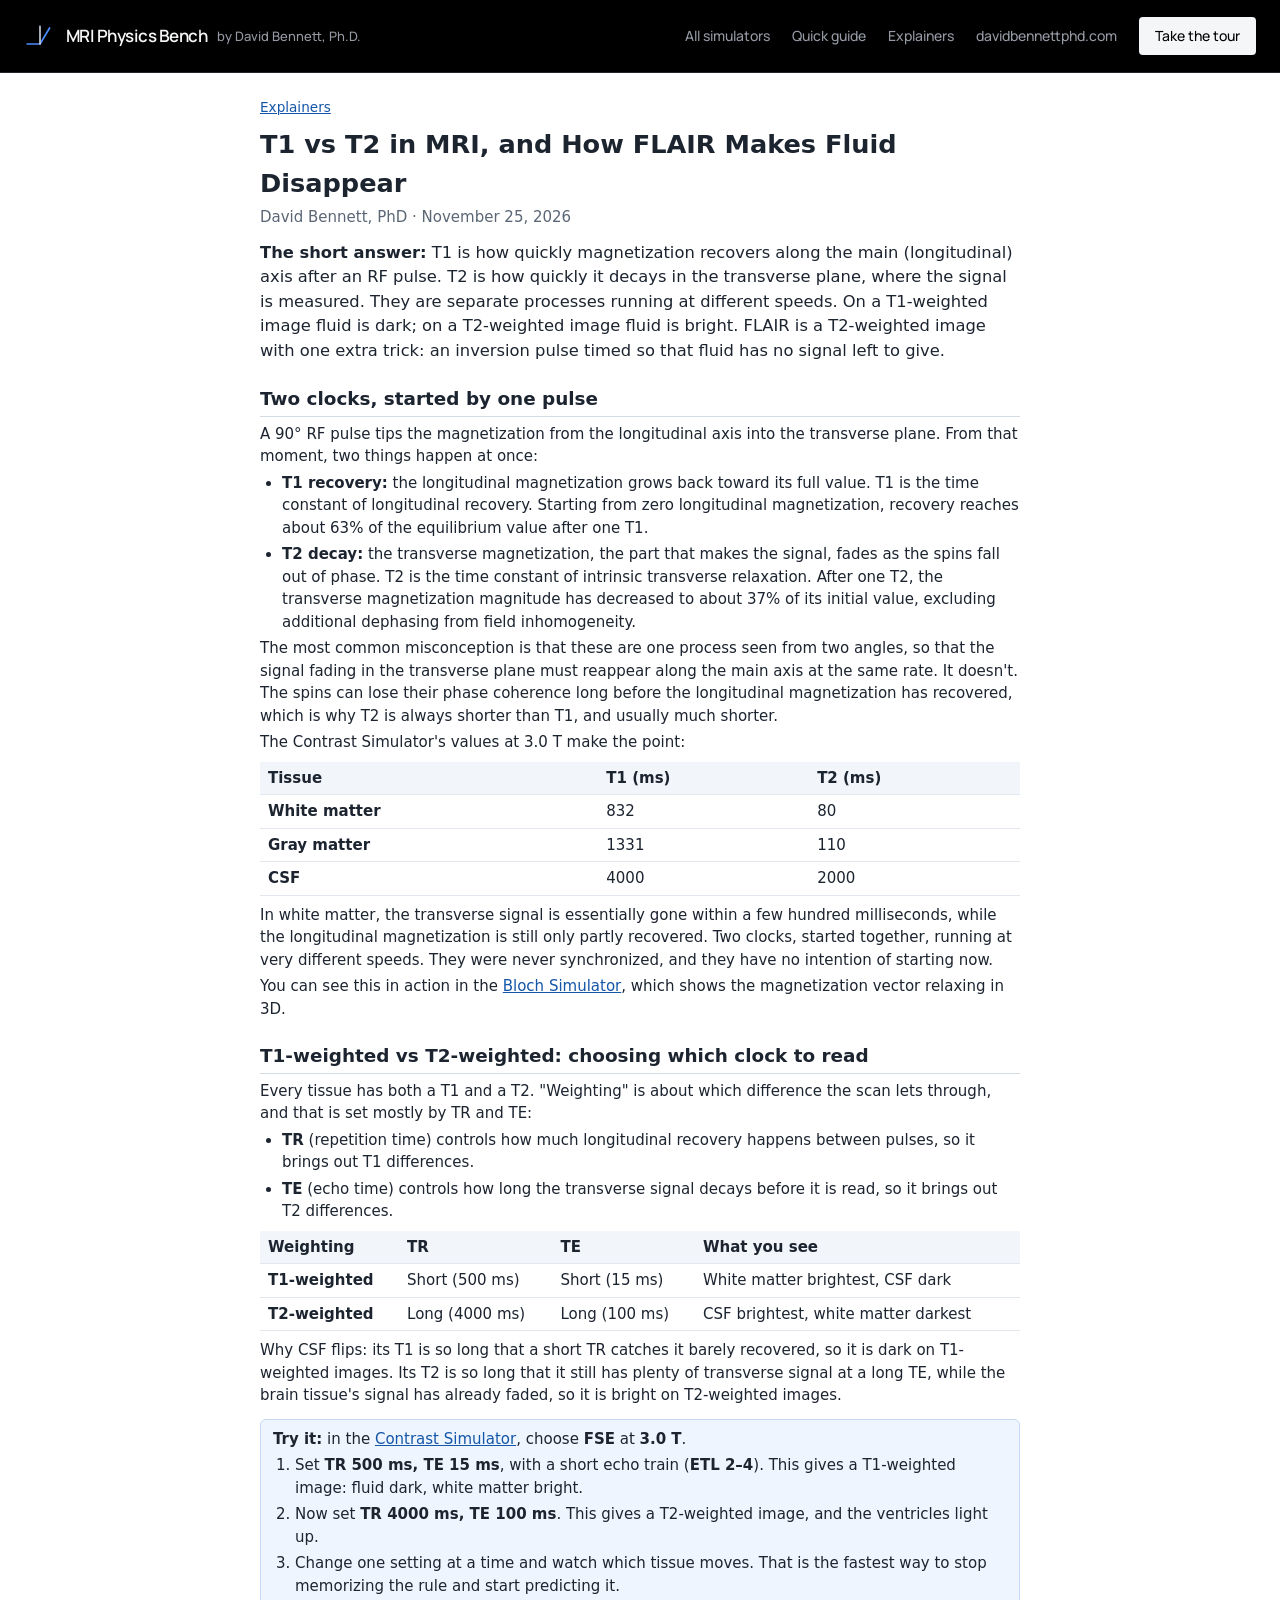
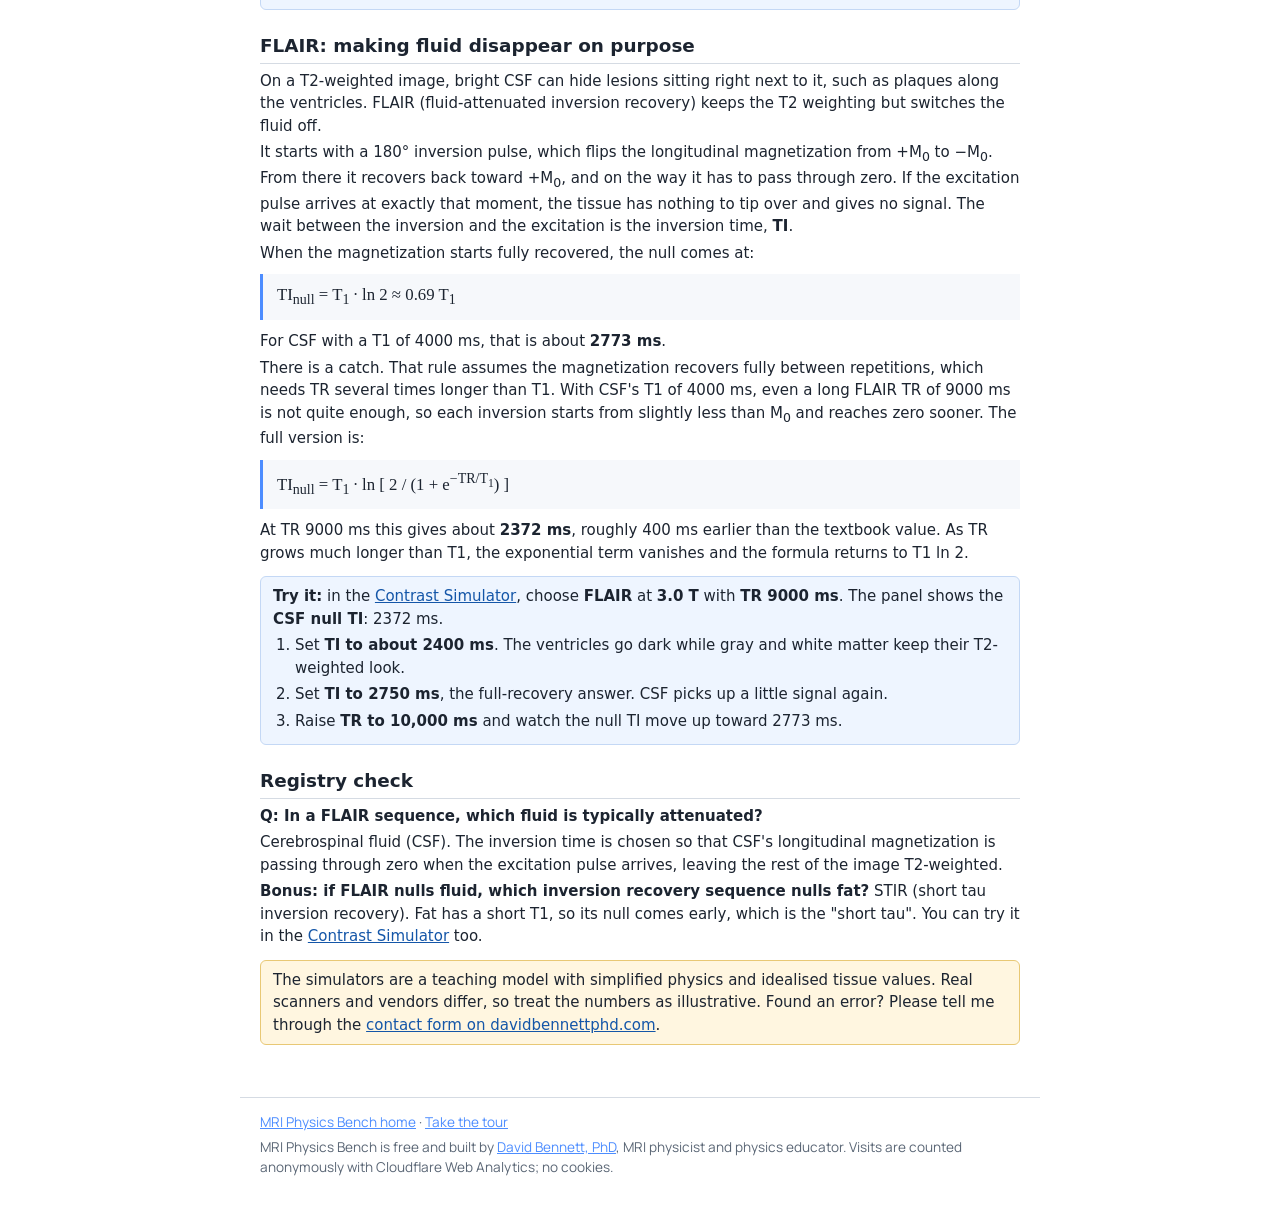
<file: explainers/t1-vs-t2-flair/index.html>
<!doctype html>
<html lang="en">
<head>
<meta charset="utf-8">
<meta name="viewport" content="width=device-width, initial-scale=1">
<title>T1 vs T2 in MRI, and How FLAIR Makes Fluid Disappear | MRI Physics Bench</title>
<meta name="description" content="T1 recovery vs T2 decay explained, why fluid is dark on T1-weighted and bright on T2-weighted MRI, and how FLAIR picks the inversion time that nulls CSF. With a free interactive simulator.">
<link rel="canonical" href="https://mriphysicsbench.com/explainers/t1-vs-t2-flair/">
<meta name="author" content="David Bennett, PhD">
<meta property="og:type" content="article">
<meta property="og:site_name" content="MRI Physics Bench">
<meta property="og:title" content="T1 vs T2 in MRI, and How FLAIR Makes Fluid Disappear | MRI Physics Bench">
<meta property="og:description" content="T1 recovery vs T2 decay explained, why fluid is dark on T1-weighted and bright on T2-weighted MRI, and how FLAIR picks the inversion time that nulls CSF. With a free interactive simulator.">
<meta property="og:url" content="https://mriphysicsbench.com/explainers/t1-vs-t2-flair/">
<meta property="og:image" content="https://mriphysicsbench.com/shared/og-image.png">
<meta name="twitter:card" content="summary_large_image">
<script type="application/ld+json">{"@context": "https://schema.org", "@type": "Article", "headline": "T1 vs T2 in MRI, and How FLAIR Makes Fluid Disappear", "description": "T1 recovery vs T2 decay explained, why fluid is dark on T1-weighted and bright on T2-weighted MRI, and how FLAIR picks the inversion time that nulls CSF. With a free interactive simulator.", "datePublished": "2026-11-25", "dateModified": "2026-11-25", "mainEntityOfPage": "https://mriphysicsbench.com/explainers/t1-vs-t2-flair/", "image": "https://mriphysicsbench.com/shared/og-image.png", "author": {"@type": "Person", "name": "David Bennett", "honorificSuffix": "PhD", "url": "https://davidbennettphd.com"}, "publisher": {"@type": "Organization", "name": "MRI Physics Bench", "url": "https://mriphysicsbench.com/"}, "about": ["T1 relaxation", "T2 relaxation", "FLAIR", "Inversion recovery", "MRI contrast"]}</script>
<style>
  :root { color-scheme: light; }
  body { font: 15px/1.5 system-ui, -apple-system, "Segoe UI", sans-serif; color: #1c2430; background: #fff; margin: 0; }
  main { max-width: 760px; margin: 0 auto; padding: 24px 20px 40px; }
  h1 { font-size: 1.6rem; margin: 0 0 4px; }
  h2 { font-size: 1.15rem; margin: 22px 0 6px; padding-bottom: 3px; border-bottom: 1px solid #d5dbe3; }
  h3 { font-size: 1rem; margin: 14px 0 2px; }
  p, li { margin: 4px 0; }
  ul, ol { padding-left: 22px; margin: 4px 0; }
  .sub { color: #5a6675; margin: 0 0 12px; }
  .note { background: #fff6e0; border: 1px solid #e8c875; border-radius: 6px; padding: 8px 12px; margin: 12px 0; }
  .tip { color: #38506b; }
  table { border-collapse: collapse; width: 100%; margin: 8px 0; }
  td, th { text-align: left; vertical-align: top; padding: 5px 8px; border-bottom: 1px solid #e3e8ee; }
  th { background: #f2f5f9; }
  td:first-child { font-weight: 600; }
  a { color: #1456a8; }
  @media print { main { padding: 0; } h2 { break-after: avoid; } tr, .note { break-inside: avoid; } }
  .site-foot { max-width: 760px; margin: 0 auto; padding: 14px 20px 28px; border-top: 1px solid #d5dbe3; color: #5a6675; font-size: .85rem; }
  @media print { .site-foot { padding: 8px 0 0; } }
  .formula { font: 1.05rem/1.6 "Cambria Math", "STIX Two Math", Georgia, serif; background: #f6f8fb; border-left: 3px solid #4D8DFF; padding: 8px 14px; margin: 10px 0; }
  .try { background: #eef5ff; border: 1px solid #c4d8f5; border-radius: 6px; padding: 8px 12px; margin: 12px 0; }
  .short { font-size: 1.02rem; }
  .crumb { font-size: .85rem; color: #5a6675; margin: 0 0 8px; }
  .alist { list-style: none; padding: 0; }
  .alist li { padding: 12px 0; border-bottom: 1px solid #e3e8ee; }
  .alist a { font-weight: 600; font-size: 1.05rem; }
</style>
<link rel="stylesheet" href="../../shared/brand.css">
</head>
<body>
<header class="site-top"><div class="site-top-in">
  <a class="site-brand" href="../../"><svg viewBox="0 0 40 32" aria-hidden="true"><path d="M4 26 L20 26 L32 6" fill="none" stroke="#4D8DFF" stroke-width="2.1" stroke-linecap="round" stroke-linejoin="round"/><path d="M20 26 L20 4" fill="none" stroke="#C4CCDA" stroke-width="2.1" stroke-linecap="round"/></svg>MRI Physics Bench <small>by David Bennett, Ph.D.</small></a>
  <nav aria-label="Site">
    <a href="../../#modules">All simulators</a>
    <a class="site-opt" href="../../guide/">Quick guide</a>
    <a class="site-opt" href="../../explainers/">Explainers</a>
    <a class="site-opt" href="https://davidbennettphd.com">davidbennettphd.com</a>
    <a class="site-pill" href="../../#tour">Take the tour</a>
  </nav>
</div></header>
<main>
  <p class="crumb"><a href="../">Explainers</a></p>
  <h1>T1 vs T2 in MRI, and How FLAIR Makes Fluid Disappear</h1>
  <p class="sub">David Bennett, PhD · November 25, 2026</p>

  <p class="short"><strong>The short answer:</strong> T1 is how quickly magnetization recovers along the main (longitudinal) axis after an RF pulse. T2 is how quickly it decays in the transverse plane, where the signal is measured. They are separate processes running at different speeds. On a T1-weighted image fluid is dark; on a T2-weighted image fluid is bright. FLAIR is a T2-weighted image with one extra trick: an inversion pulse timed so that fluid has no signal left to give.</p>

  <h2>Two clocks, started by one pulse</h2>
  <p>A 90&deg; RF pulse tips the magnetization from the longitudinal axis into the transverse plane. From that moment, two things happen at once:</p>
  <ul>
    <li><strong>T1 recovery:</strong> the longitudinal magnetization grows back toward its full value. T1 is the time constant of longitudinal recovery. Starting from zero longitudinal magnetization, recovery reaches about 63% of the equilibrium value after one T1.</li>
    <li><strong>T2 decay:</strong> the transverse magnetization, the part that makes the signal, fades as the spins fall out of phase. T2 is the time constant of intrinsic transverse relaxation. After one T2, the transverse magnetization magnitude has decreased to about 37% of its initial value, excluding additional dephasing from field inhomogeneity.</li>
  </ul>
  <p>The most common misconception is that these are one process seen from two angles, so that the signal fading in the transverse plane must reappear along the main axis at the same rate. It doesn't. The spins can lose their phase coherence long before the longitudinal magnetization has recovered, which is why T2 is always shorter than T1, and usually much shorter.</p>
  <p>The Contrast Simulator's values at 3.0&nbsp;T make the point:</p>
  <table>
    <tr><th>Tissue</th><th>T1 (ms)</th><th>T2 (ms)</th></tr>
    <tr><td>White matter</td><td>832</td><td>80</td></tr>
    <tr><td>Gray matter</td><td>1331</td><td>110</td></tr>
    <tr><td>CSF</td><td>4000</td><td>2000</td></tr>
  </table>
  <p>In white matter, the transverse signal is essentially gone within a few hundred milliseconds, while the longitudinal magnetization is still only partly recovered. Two clocks, started together, running at very different speeds. They were never synchronized, and they have no intention of starting now.</p>
  <p>You can see this in action in the <a href="../../bloch/" target="_blank" rel="noopener">Bloch Simulator</a>, which shows the magnetization vector relaxing in 3D.</p>

  <h2>T1-weighted vs T2-weighted: choosing which clock to read</h2>
  <p>Every tissue has both a T1 and a T2. "Weighting" is about which difference the scan lets through, and that is set mostly by TR and TE:</p>
  <ul>
    <li><strong>TR</strong> (repetition time) controls how much longitudinal recovery happens between pulses, so it brings out T1 differences.</li>
    <li><strong>TE</strong> (echo time) controls how long the transverse signal decays before it is read, so it brings out T2 differences.</li>
  </ul>
  <table>
    <tr><th>Weighting</th><th>TR</th><th>TE</th><th>What you see</th></tr>
    <tr><td>T1-weighted</td><td>Short (500 ms)</td><td>Short (15 ms)</td><td>White matter brightest, CSF dark</td></tr>
    <tr><td>T2-weighted</td><td>Long (4000 ms)</td><td>Long (100 ms)</td><td>CSF brightest, white matter darkest</td></tr>
  </table>
  <p>Why CSF flips: its T1 is so long that a short TR catches it barely recovered, so it is dark on T1-weighted images. Its T2 is so long that it still has plenty of transverse signal at a long TE, while the brain tissue's signal has already faded, so it is bright on T2-weighted images.</p>
  <div class="try"><strong>Try it:</strong> in the <a href="../../contrast/" target="_blank" rel="noopener">Contrast Simulator</a>, choose <strong>FSE</strong> at <strong>3.0&nbsp;T</strong>.
    <ol>
      <li>Set <strong>TR 500 ms, TE 15 ms</strong>, with a short echo train (<strong>ETL 2&ndash;4</strong>). This gives a T1-weighted image: fluid dark, white matter bright.</li>
      <li>Now set <strong>TR 4000 ms, TE 100 ms</strong>. This gives a T2-weighted image, and the ventricles light up.</li>
      <li>Change one setting at a time and watch which tissue moves. That is the fastest way to stop memorizing the rule and start predicting it.</li>
    </ol>
  </div>

  <h2>FLAIR: making fluid disappear on purpose</h2>
  <p>On a T2-weighted image, bright CSF can hide lesions sitting right next to it, such as plaques along the ventricles. FLAIR (fluid-attenuated inversion recovery) keeps the T2 weighting but switches the fluid off.</p>
  <p>It starts with a 180&deg; inversion pulse, which flips the longitudinal magnetization from +M<sub>0</sub> to &minus;M<sub>0</sub>. From there it recovers back toward +M<sub>0</sub>, and on the way it has to pass through zero. If the excitation pulse arrives at exactly that moment, the tissue has nothing to tip over and gives no signal. The wait between the inversion and the excitation is the inversion time, <strong>TI</strong>.</p>
  <p>When the magnetization starts fully recovered, the null comes at:</p>
  <p class="formula">TI<sub>null</sub> = T<sub>1</sub> &middot; ln 2 &asymp; 0.69 T<sub>1</sub></p>
  <p>For CSF with a T1 of 4000 ms, that is about <strong>2773 ms</strong>.</p>
  <p>There is a catch. That rule assumes the magnetization recovers fully between repetitions, which needs TR several times longer than T1. With CSF's T1 of 4000 ms, even a long FLAIR TR of 9000 ms is not quite enough, so each inversion starts from slightly less than M<sub>0</sub> and reaches zero sooner. The full version is:</p>
  <p class="formula">TI<sub>null</sub> = T<sub>1</sub> &middot; ln [ 2 / (1 + e<sup>&minus;TR/T<sub>1</sub></sup>) ]</p>
  <p>At TR 9000 ms this gives about <strong>2372 ms</strong>, roughly 400 ms earlier than the textbook value. As TR grows much longer than T1, the exponential term vanishes and the formula returns to T1&nbsp;ln&nbsp;2.</p>
  <div class="try"><strong>Try it:</strong> in the <a href="../../contrast/" target="_blank" rel="noopener">Contrast Simulator</a>, choose <strong>FLAIR</strong> at <strong>3.0&nbsp;T</strong> with <strong>TR 9000 ms</strong>. The panel shows the <strong>CSF null TI</strong>: 2372 ms.
    <ol>
      <li>Set <strong>TI to about 2400 ms</strong>. The ventricles go dark while gray and white matter keep their T2-weighted look.</li>
      <li>Set <strong>TI to 2750 ms</strong>, the full-recovery answer. CSF picks up a little signal again.</li>
      <li>Raise <strong>TR to 10,000 ms</strong> and watch the null TI move up toward 2773 ms.</li>
    </ol>
  </div>

  <h2>Registry check</h2>
  <p><strong>Q: In a FLAIR sequence, which fluid is typically attenuated?</strong></p>
  <p>Cerebrospinal fluid (CSF). The inversion time is chosen so that CSF's longitudinal magnetization is passing through zero when the excitation pulse arrives, leaving the rest of the image T2-weighted.</p>
  <p><strong>Bonus: if FLAIR nulls fluid, which inversion recovery sequence nulls fat?</strong> STIR (short tau inversion recovery). Fat has a short T1, so its null comes early, which is the "short tau". You can try it in the <a href="../../contrast/" target="_blank" rel="noopener">Contrast Simulator</a> too.</p>

  <div class="note">The simulators are a teaching model with simplified physics and idealised tissue values. Real scanners and vendors differ, so treat the numbers as illustrative. Found an error? Please tell me through the <a href="https://davidbennettphd.com/#contact" target="_blank" rel="noopener">contact form on davidbennettphd.com</a>.</div>
</main>
<footer class="site-foot"><span class="site-foot-links"><a href="../../">MRI Physics Bench home</a> · <a href="../../#tour">Take the tour</a></span>MRI Physics Bench is free and built by <a href="https://davidbennettphd.com" rel="author">David Bennett, PhD</a>, MRI physicist and physics educator. Visits are counted anonymously with Cloudflare Web Analytics; no cookies.</footer>
<!-- Cloudflare Web Analytics --><script type='module' src='https://static.cloudflareinsights.com/beacon.min.js' data-cf-beacon='{"token": "229a572cb7644dedbb333b9e00e8141d"}'></script><!-- End Cloudflare Web Analytics -->
</body>
</html>
</file>
<file: shared/brand.css>
/*
 * Site-wide brand: the Manrope font, the slim header and the footer shared by the home page and every simulator page.
 * Matches davidbennettphd.com (black bar, Manrope, electric blue #4D8DFF). Self-contained: it does not rely on the
 * simulator pages' own variables, so it looks the same everywhere. Manrope is served from shared/fonts (SIL OFL 1.1,
 * licence in shared/fonts/Manrope-OFL.txt).
 */
@font-face {
  font-family: "Manrope";
  src: url("fonts/manrope-latin-wght.woff2") format("woff2-variations"), url("fonts/manrope-latin-wght.woff2") format("woff2");
  font-weight: 200 800;
  font-style: normal;
  font-display: swap;
}

.site-top { background: #000; border-bottom: 1px solid #23252B; color: #F5F6F7;
  font: 500 15px/1.4 Manrope, "Helvetica Neue", Arial, system-ui, sans-serif; }
.site-top.fixed { position: fixed; top: 0; left: 0; right: 0; z-index: 20;
  background: color-mix(in srgb, #000 72%, transparent); -webkit-backdrop-filter: blur(14px); backdrop-filter: blur(14px); }
.site-top-in { max-width: 1280px; margin: 0 auto; padding: 8px max(20px, env(safe-area-inset-left)); min-height: 56px;
  display: flex; align-items: center; gap: 6px 24px; flex-wrap: wrap; }
.site-top.fixed .site-top-in { min-height: 64px; }
/* simulator pages span up to 2560px with 24px sides; line the header up with them */
.site-top:not(.fixed) .site-top-in { max-width: 2560px; padding-left: 24px; padding-right: 24px; }
.site-brand { display: inline-flex; align-items: center; gap: 10px; margin-right: auto; color: #F5F6F7; text-decoration: none;
  font-weight: 600; font-size: 17px; letter-spacing: -.03em; white-space: nowrap; }
.site-brand svg { width: 32px; height: 26px; flex: none; }
.site-brand small { font-weight: 500; font-size: 13px; color: #9499A3; letter-spacing: 0; }
.site-top nav { display: flex; flex-wrap: wrap; align-items: center; gap: 2px 22px; }
.site-top nav a { color: #9499A3; text-decoration: none; font-size: 14px; padding: 10px 0; white-space: nowrap; }
.site-top nav a:hover, .site-top nav a[aria-current="page"] { color: #F5F6F7; }
.site-top nav a.site-pill { color: #000; background: #F5F6F7; border-radius: 4px; padding: 0 16px; min-height: 38px;
  display: inline-flex; align-items: center; font-weight: 500; }
.site-top nav a.site-pill:hover { background: #fff; }
.site-top a:focus-visible { outline: 2px solid #4D8DFF; outline-offset: 3px; border-radius: 4px; }
@media (max-width: 760px) {
  .site-brand small, .site-top nav a.site-opt { display: none; }
  .site-top nav { gap: 2px 16px; }
}
@media (max-width: 420px) { .site-top nav a.site-mid { display: none; } }
@media print { .site-top { display: none; } }

/* footer on simulator pages (the home page has its own) */
.site-foot { font-family: Manrope, "Helvetica Neue", Arial, system-ui, sans-serif; }
.site-foot .site-foot-links { display: block; margin-bottom: 4px; }
.site-foot a { color: #4D8DFF; }
</file>
<file: home/home.css>
/* Home page styles. Matches davidbennettphd.com; the header, footer font and Manrope @font-face are in shared/brand.css.
   VOICE matches davidbennettphd.com: calm, dark, exact
   IDEA the same instrument family as the personal site: black ground, the magnetization vector in electric blue, B0 in silver
   PICTURE live Bloch bench beside the guide, under a soft blue glow like the personal site's hero
   COLOUR black #000, surface #0B0C0F, ink #F5F6F7, muted #9499A3, signal blue #4D8DFF, silver #C4CCDA, teal #3CC9B8; one light #F4F4F4 band
   TYPE Manrope throughout, weight 500 headings, tight tracking, as on the personal site
   LAYOUT fixed blurred nav; left-aligned page head with dot label; bench 58% | guide 42%; sec-head rows (h2 left, lede right); phone stacks title, bench, guide */
:root{color-scheme:dark;--bg:#000;--surface:#0B0C0F;--ink:#F5F6F7;--muted:#9499A3;--line:#23252B;--signal:#4D8DFF;--cool:#C4CCDA;--teal:#3CC9B8;--violet:#B094FF;
 --card:var(--surface);--zone:#14161B;--mute:var(--muted);--cobt:var(--cool);--acc:var(--signal)}
.light{--bg:#F4F4F4;--surface:#FFFFFF;--ink:#0A0A0B;--muted:#5C616B;--line:#DADCE0;--cool:#5B6474;--signal:#1F5FE0;--card:#fff;--zone:#EEF0F4;color-scheme:light}
*{box-sizing:border-box;min-width:0}
html{scroll-padding-top:84px}
body{margin:0;background:var(--bg);color:var(--ink);font:17px/1.55 Manrope,"Helvetica Neue",Arial,system-ui,sans-serif;-webkit-font-smoothing:antialiased;overflow-x:clip}
h1,h2,h3,p{margin:0}
h1,h2,h3{font-weight:500;text-wrap:balance;letter-spacing:-.03em;line-height:1.05}
a{color:inherit;text-underline-offset:4px}
.wrap{max-width:1280px;margin:0 auto;padding:0 max(32px,env(safe-area-inset-left))}
section,header.hero,footer{background:var(--bg);color:var(--ink)}
a:focus-visible,button:focus-visible,input:focus-visible,select:focus-visible{outline:2px solid var(--signal);outline-offset:3px;border-radius:4px}
.pill{display:inline-flex;align-items:center;justify-content:center;min-height:44px;font:500 .95rem Manrope,sans-serif;border-radius:4px;padding:0 26px;text-decoration:none;cursor:pointer;border:1px solid var(--ink);background:var(--ink);color:var(--bg)}
.pill.line{background:color-mix(in srgb,var(--ink) 12%,transparent);color:var(--ink);border-color:transparent}
/* hero */
.hero{position:relative;overflow:hidden;padding:132px 0 72px}
.hero::before{content:"";position:absolute;inset:0;pointer-events:none;filter:blur(80px);background:radial-gradient(30% 40% at 30% 60%,rgba(41,98,255,.5),transparent 72%),radial-gradient(24% 32% at 70% 52%,rgba(124,92,255,.26),transparent 72%),radial-gradient(30% 18% at 50% 88%,rgba(0,194,255,.18),transparent 72%)}
.hero .wrap{position:relative}
.label{display:flex;align-items:center;gap:8px;font-size:.82rem;font-weight:500;letter-spacing:.03em;color:var(--muted);margin-bottom:20px}
.label::before{content:"";width:8px;height:8px;border-radius:50%;background:var(--signal)}
.head{display:grid;grid-template-columns:minmax(0,1.3fr) minmax(0,1fr);gap:24px 64px;align-items:end;margin-bottom:40px}
h1{font-size:clamp(2.2rem,4.6vw,3.8rem);letter-spacing:-.04em;line-height:1.02;max-width:18ch}
.lede{color:var(--muted);max-width:56ch;font-size:1.08rem}
.cta{display:flex;flex-wrap:wrap;gap:12px;margin-top:24px}
.bench{display:grid;grid-template-columns:minmax(0,58fr) minmax(0,42fr);gap:20px;align-items:stretch}
.panel{background:color-mix(in srgb,var(--surface) 86%,transparent);border:1px solid var(--line);border-radius:6px;display:flex;flex-direction:column;backdrop-filter:blur(8px)}
.phead{display:flex;align-items:baseline;justify-content:space-between;flex-wrap:wrap;gap:4px 12px;padding:14px 18px;border-bottom:1px solid var(--line)}
.phead h2{font-size:1.15rem;letter-spacing:-.02em}
.phead span{font-size:.85rem;color:var(--muted)}
.fig{position:relative;min-height:360px;flex:1}
.fig>svg{position:absolute;inset:0;width:100%;height:100%}
svg text{font:14px Manrope,sans-serif;fill:var(--muted);paint-order:stroke;stroke:var(--surface);stroke-width:4px}
.read{display:grid;grid-template-columns:repeat(3,minmax(0,1fr));gap:4px 16px;padding:10px 18px;border-top:1px solid var(--line)}
.read div{font-size:.82rem;color:var(--muted)}
.read b{display:block;font-weight:300;font-size:1.6rem;letter-spacing:-.03em;color:var(--ink);font-variant-numeric:tabular-nums;white-space:nowrap}
.ctl{display:grid;grid-template-columns:repeat(3,minmax(0,1fr));gap:10px 18px;padding:12px 18px 16px;border-top:1px solid var(--line);align-items:end}
.ctl label{font-size:.85rem;color:var(--muted);display:block}
.ctl output{color:var(--ink);font-weight:600;white-space:nowrap}
input[type=range]{width:100%;height:44px;accent-color:var(--signal);margin:0}
.ctl .row{display:flex;gap:10px;flex-wrap:wrap;grid-column:1/-1}
select{font:16px Manrope,sans-serif;min-height:44px;padding:0 12px;border:1px solid var(--line);border-radius:4px;background:var(--surface);color:var(--ink)}
.tour{min-height:560px}
.dots{display:flex;flex-wrap:wrap;gap:6px;padding:12px 18px 0}
.dot{width:30px;height:30px;border-radius:50%;border:1px solid var(--line);background:transparent;color:var(--muted);font:600 .78rem Manrope,sans-serif;cursor:pointer;padding:0}
.dot.on{background:var(--signal);border-color:var(--signal);color:#fff}
.dot.seen{border-color:var(--signal);color:var(--ink)}
.stop{flex:1;padding:16px 18px;display:flex;flex-direction:column;gap:12px}
.pv{height:110px;border-radius:4px;background:var(--zone);border:1px solid var(--line);position:relative;overflow:hidden}
.pv svg{position:absolute;inset:0;width:100%;height:100%}
.stop h3{font-size:1.5rem}
.stop .kind{font-size:.85rem;color:var(--muted)}
.stop p{color:var(--muted);font-size:.98rem}
.stop h4{margin:4px 0 0;font-size:.9rem;font-weight:600}
.stop ol{margin:0;padding-left:1.2em;color:var(--muted);font-size:.95rem}
.stop ol li{padding:3px 0}
.stop .for{font-size:.88rem;color:var(--muted);border-left:2px solid var(--signal);padding:2px 10px}
.stop .for b{color:var(--ink);font-weight:600}
.acts2{display:flex;flex-wrap:wrap;gap:10px;margin-top:auto}
.paths{display:grid;grid-template-columns:repeat(2,minmax(0,1fr));gap:8px}
.path{font:500 .92rem Manrope,sans-serif;min-height:52px;padding:8px 14px;border-radius:4px;border:1px solid color-mix(in srgb,var(--ink) 26%,transparent);background:transparent;color:var(--ink);cursor:pointer;text-align:left}
.path:hover{border-color:var(--signal)}
.path.on{border-color:var(--signal);background:color-mix(in srgb,var(--signal) 18%,transparent)}
.path small{display:block;color:var(--muted);font-weight:400;font-size:.8rem}
.nav2{display:flex;justify-content:space-between;align-items:center;gap:10px;padding:12px 18px;border-top:1px solid var(--line)}
.nav2 span{font-size:.85rem;color:var(--muted)}
.nav2 button{min-height:44px;min-width:96px;border-radius:4px;font:500 .95rem Manrope,sans-serif;cursor:pointer;border:1px solid var(--ink);background:var(--ink);color:var(--bg);padding:0 16px}
.nav2 button.back{background:transparent;color:var(--ink);border-color:var(--line)}
.nav2 button:disabled{opacity:.35;cursor:not-allowed}
.benchnote{font-size:.85rem;color:var(--signal);min-height:1.3em;padding:0 18px 10px}
.ans{display:none;margin-top:8px;padding:10px 12px;border-radius:4px;background:var(--zone);font-size:.93rem;color:var(--ink)}
.ans.open{display:block}
/* sections */
.sec{padding:120px 0}
.sec-head{display:grid;grid-template-columns:minmax(0,1.3fr) minmax(0,1fr);gap:24px 64px;align-items:end;margin-bottom:64px}
.sec-head h2{font-size:clamp(2rem,4.4vw,3.5rem)}
.sessions{display:grid;grid-template-columns:repeat(2,minmax(0,1fr));gap:24px}
.sess{background:var(--surface);border-radius:6px;padding:32px 34px;transition:box-shadow .3s}
.sess.hot{box-shadow:0 0 0 2px var(--signal)}
.sess h3{font-size:clamp(1.4rem,2.2vw,1.8rem);margin-bottom:8px}
.sess .who{font-size:.92rem;color:var(--muted);margin:0 0 16px}
.sess ol{margin:0;padding:0;list-style:none;counter-reset:s}
.sess li{padding:14px 0;border-top:1px solid var(--line);counter-increment:s;display:grid;grid-template-columns:2em minmax(0,1fr)}
.sess li::before{content:counter(s);color:var(--signal);font-weight:600}
.sess li.hot{background:var(--zone);margin-inline:-10px;padding-inline:10px;border-radius:4px}
.sess li b{display:block;font-weight:600}
.sess li .q{display:block;font-size:.95rem;color:var(--muted)}
.sess .acts{display:flex;flex-wrap:wrap;align-items:center;gap:0 16px;margin-top:4px;font-size:.88rem;color:var(--muted)}
.sess .acts a{color:var(--signal);font-weight:600;padding:10px 0;font-size:.9rem;text-decoration:none}
.sess .acts button{background:none;border:0;padding:10px 0;color:var(--signal);font:600 .9rem Manrope,sans-serif;cursor:pointer}
.grid{display:grid;grid-template-columns:repeat(3,minmax(0,1fr));gap:48px 40px}
.card{display:block;border-top:1px solid var(--line);padding-top:22px;text-decoration:none;color:var(--ink);position:relative}
.card::after{content:"";position:absolute;left:0;top:-1px;height:1px;width:100%;background:var(--signal);transform:scaleX(0);transform-origin:left;transition:transform .6s cubic-bezier(.2,.8,.2,1)}
.card:hover::after,.card:focus-visible::after{transform:scaleX(1)}
.card h3{font-size:clamp(1.15rem,1.6vw,1.35rem)}
.card p{color:var(--muted);margin-top:10px;font-size:1rem}
.card .tb{display:inline-block;margin-top:10px;background:none;border:0;padding:8px 0;color:var(--signal);font:600 .9rem Manrope,sans-serif;cursor:pointer}
.mcard{border-top:1px solid var(--line);padding-top:22px;position:relative}
.mcard a{text-decoration:none;color:var(--ink)}
.mcard a:hover h3{color:var(--signal)}
.mcard h3{font-size:clamp(1.15rem,1.6vw,1.35rem)}
.mcard p{color:var(--muted);margin-top:10px;font-size:1rem}
.tag{display:inline-block;font-size:.82rem;padding:4px 10px;border-radius:4px;border:1px solid var(--line);margin-top:12px;color:var(--muted)}
.how{display:grid;grid-template-columns:repeat(3,minmax(0,1fr));gap:48px 40px}
.how>div{border-top:1px solid var(--line);padding-top:22px}
.how h3{font-size:clamp(1.15rem,1.6vw,1.35rem)}
.how p{margin-top:10px;color:var(--muted);font-size:1rem}
.warn{margin-top:64px;padding:28px 32px;border:1px solid var(--line);border-radius:16px;color:var(--muted)}
.warn b{color:var(--ink);font-weight:600}
footer{position:relative;overflow:hidden;padding:120px 0 40px;text-align:center}
footer::before{content:"";position:absolute;inset:0;pointer-events:none;filter:blur(80px);background:radial-gradient(38% 30% at 50% 100%,rgba(41,98,255,.6),transparent 72%)}
footer .wrap{position:relative}
footer h2{font-size:clamp(2.2rem,5.6vw,4.4rem);font-weight:300;letter-spacing:-.04em}
footer .cta{justify-content:center;margin-top:32px}
.foot{display:flex;justify-content:space-between;flex-wrap:wrap;gap:12px 32px;margin-top:120px;font-size:.88rem;color:var(--muted);text-align:left}
.foot a{color:var(--ink)}
@media(max-width:1000px){.bench{grid-template-columns:minmax(0,1fr)}.tour{min-height:0}.grid,.how{grid-template-columns:repeat(2,minmax(0,1fr))}}
@media(max-width:760px){.head,.sec-head{grid-template-columns:minmax(0,1fr)}.sessions,.grid,.how{grid-template-columns:minmax(0,1fr)}.sec{padding:80px 0}.hero{padding-top:104px}.wrap{padding:0 20px}.sess{padding:24px 22px}}
@media(max-width:600px){.paths{grid-template-columns:minmax(0,1fr)}.ctl{grid-template-columns:minmax(0,1fr)}.fig{min-height:500px}.read b{font-size:1.3rem}}
@media(prefers-reduced-motion:reduce){.sess,.card::after{transition:none}}
/* rotating showcase: the slides share one grid cell, so the panel keeps the height of the tallest */
.stabs{justify-content:flex-start;align-items:center;gap:4px 22px;padding:6px 18px}
.stab{position:relative;background:none;border:0;border-bottom:1px solid transparent;color:var(--muted);font:500 .95rem Manrope,sans-serif;padding:12px 2px;cursor:pointer;min-height:44px}
.stab:hover{color:var(--ink)}
.stab.on{color:var(--ink);border-color:color-mix(in srgb,var(--ink) 22%,transparent)}
.stab.on::after{content:"";position:absolute;left:0;bottom:-1px;height:1px;width:calc(var(--p,1)*100%);background:var(--signal);box-shadow:0 0 8px var(--signal)}
.spause{margin-left:auto;background:none;border:1px solid var(--line);border-radius:4px;color:var(--muted);font:500 .85rem Manrope,sans-serif;min-height:36px;padding:0 12px;cursor:pointer}
.spause:hover{color:var(--ink);border-color:var(--ink)}
.spause[hidden]{display:none}
.slides{display:grid;flex:1}
.slide{grid-area:1/1;display:flex;flex-direction:column;visibility:hidden;opacity:0;transition:opacity .45s}
.slide.on{visibility:visible;opacity:1}
.vh{position:absolute;width:1px;height:1px;overflow:hidden;clip-path:inset(50%)}
.scap{font-size:.88rem;color:var(--muted);padding:12px 18px 0}
.imgwrap{flex:1;display:flex;align-items:center;justify-content:center;padding:14px 18px;min-height:300px}
.imgwrap canvas,.kpair canvas{display:block;width:100%;height:auto;aspect-ratio:1;background:#000;border-radius:4px;image-rendering:auto}
.imgwrap canvas{max-width:min(100%,400px)}
.wts{display:flex;flex-wrap:wrap;gap:8px;padding:0 18px}
.wt{font:500 .88rem Manrope,sans-serif;min-height:44px;padding:6px 14px;border-radius:4px;border:1px solid var(--line);background:transparent;color:var(--muted);cursor:pointer;text-align:left}
.wt small{display:block;font-weight:400;font-size:.78rem}
.wt.on{border-color:var(--signal);color:var(--ink);background:color-mix(in srgb,var(--signal) 16%,transparent)}
.wnote{font-size:.92rem;color:var(--ink);padding:10px 18px 0;min-height:3.2em}
.kpair{flex:1;display:grid;grid-template-columns:repeat(2,minmax(0,1fr));gap:14px;padding:14px 18px;align-content:center}
.kpair figure{margin:0}
.kpair figcaption{font-size:.85rem;color:var(--muted);margin-top:6px}
.sfoot{display:flex;flex-wrap:wrap;align-items:center;justify-content:space-between;gap:10px;padding:12px 18px 16px;margin-top:auto}
.anat{font-size:.78rem;color:var(--muted);padding:8px 18px 0;line-height:1.4}
.anat a{color:var(--muted)}
.klines{font-size:.88rem;color:var(--muted);font-variant-numeric:tabular-nums}
@media(max-width:600px){.wts{display:grid;grid-template-columns:repeat(3,minmax(0,1fr))}.wt{padding:6px 8px}.stabs{gap:0 14px;padding:4px 12px}.stab{font-size:.9rem}.spause{min-height:32px;padding:0 10px}}
@media(prefers-reduced-motion:reduce){.slide{transition:none}}
</file>
